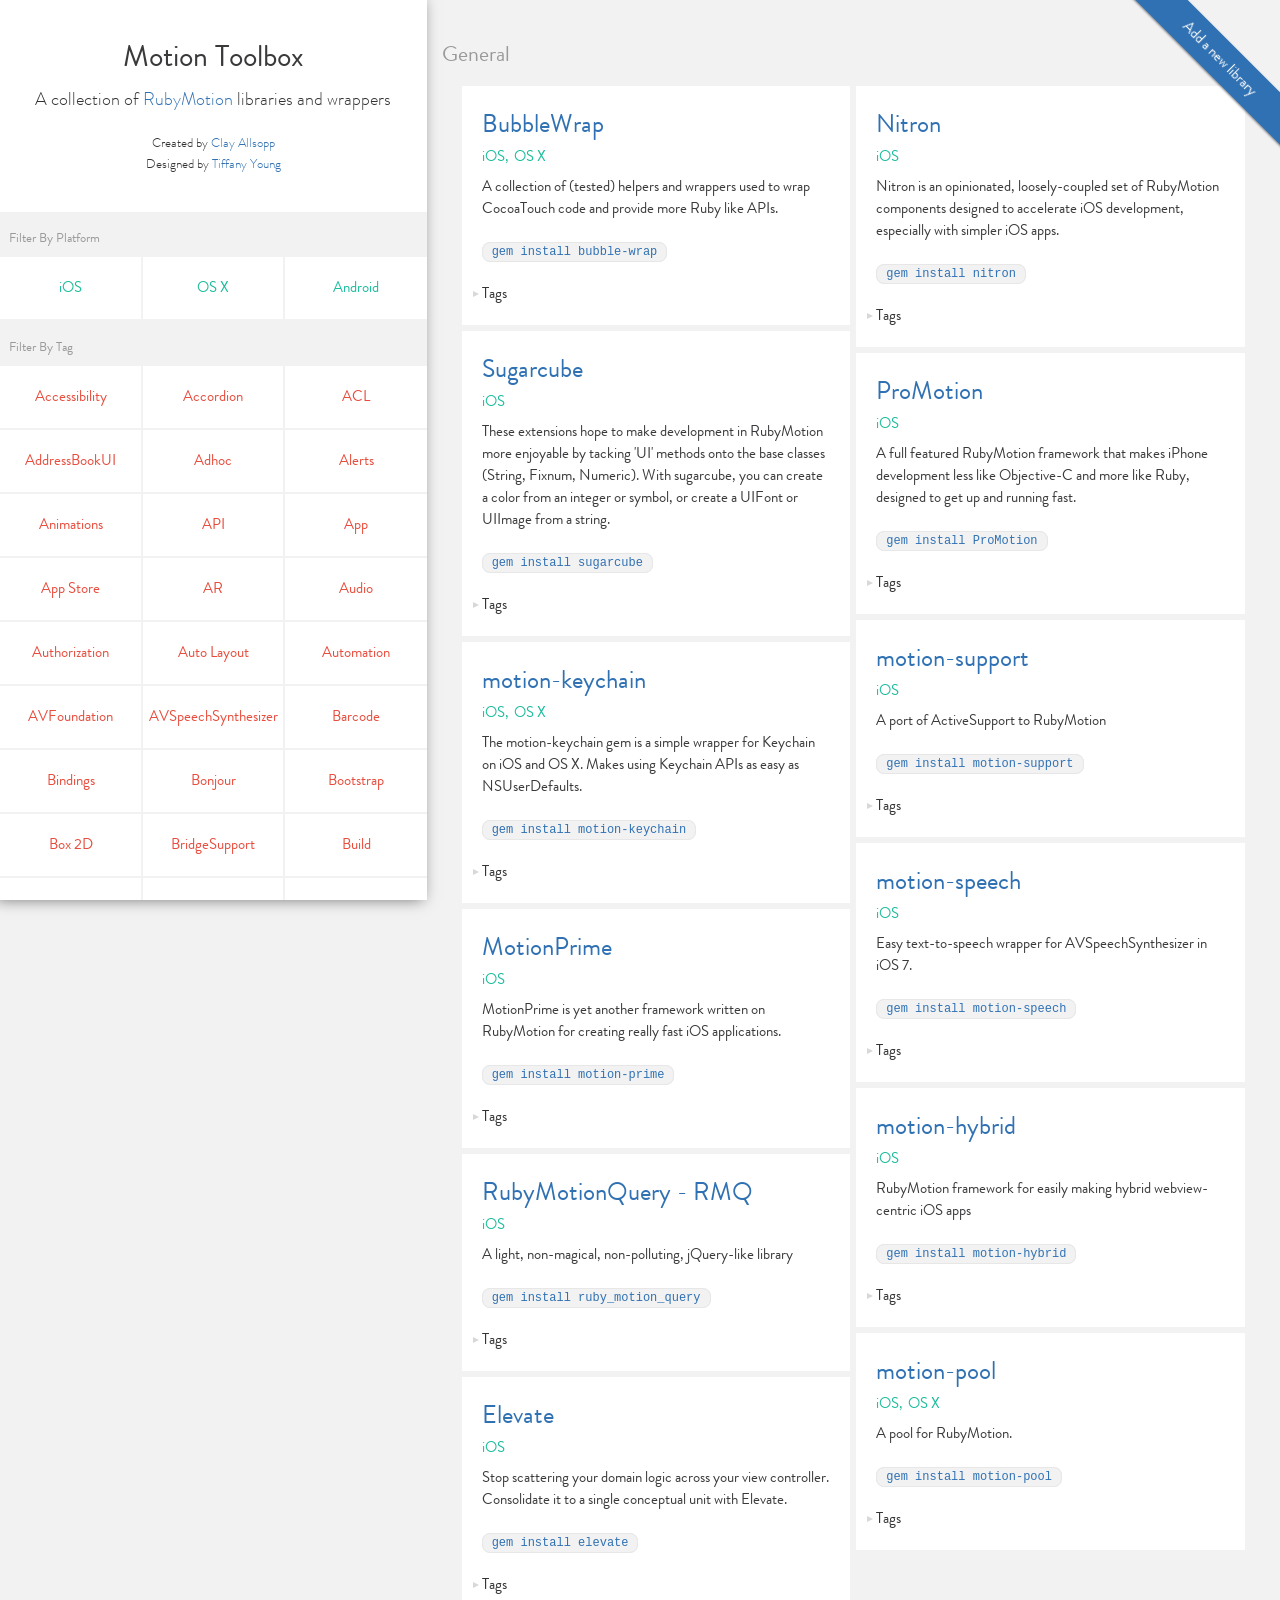
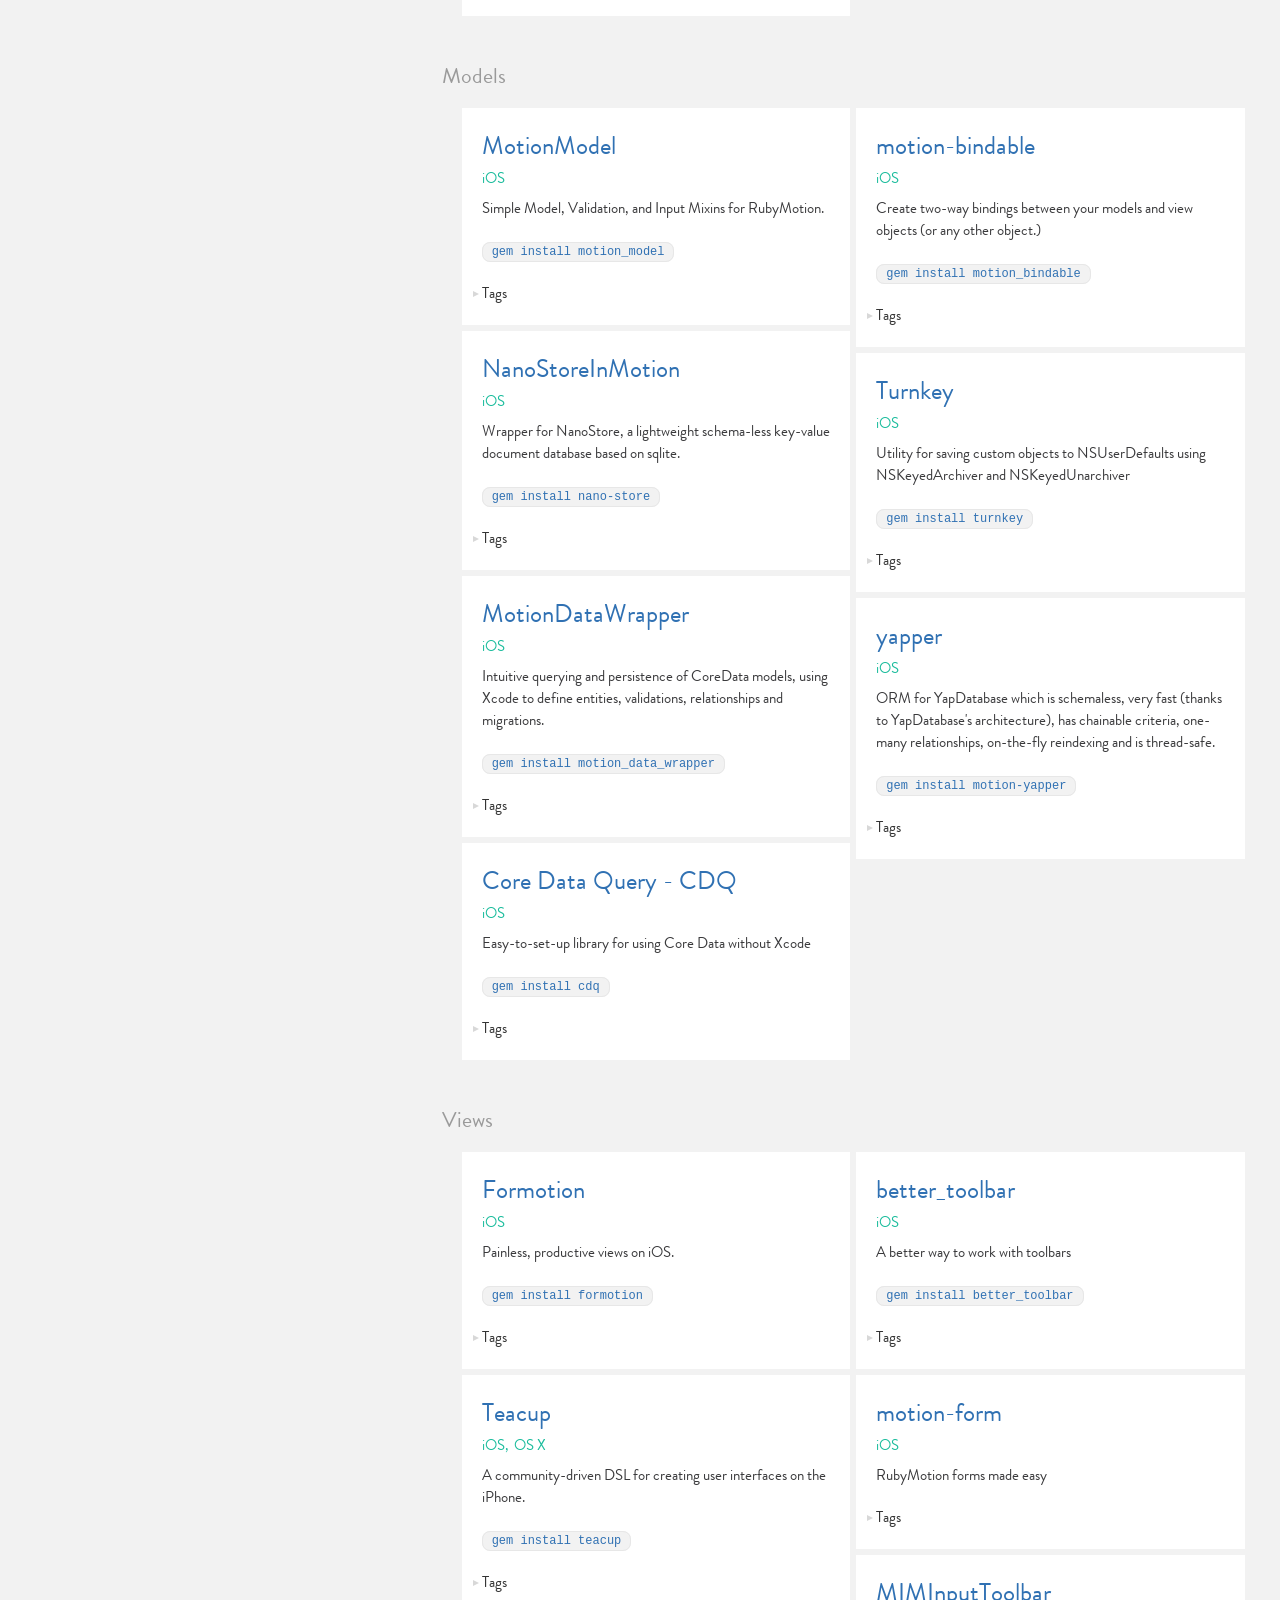
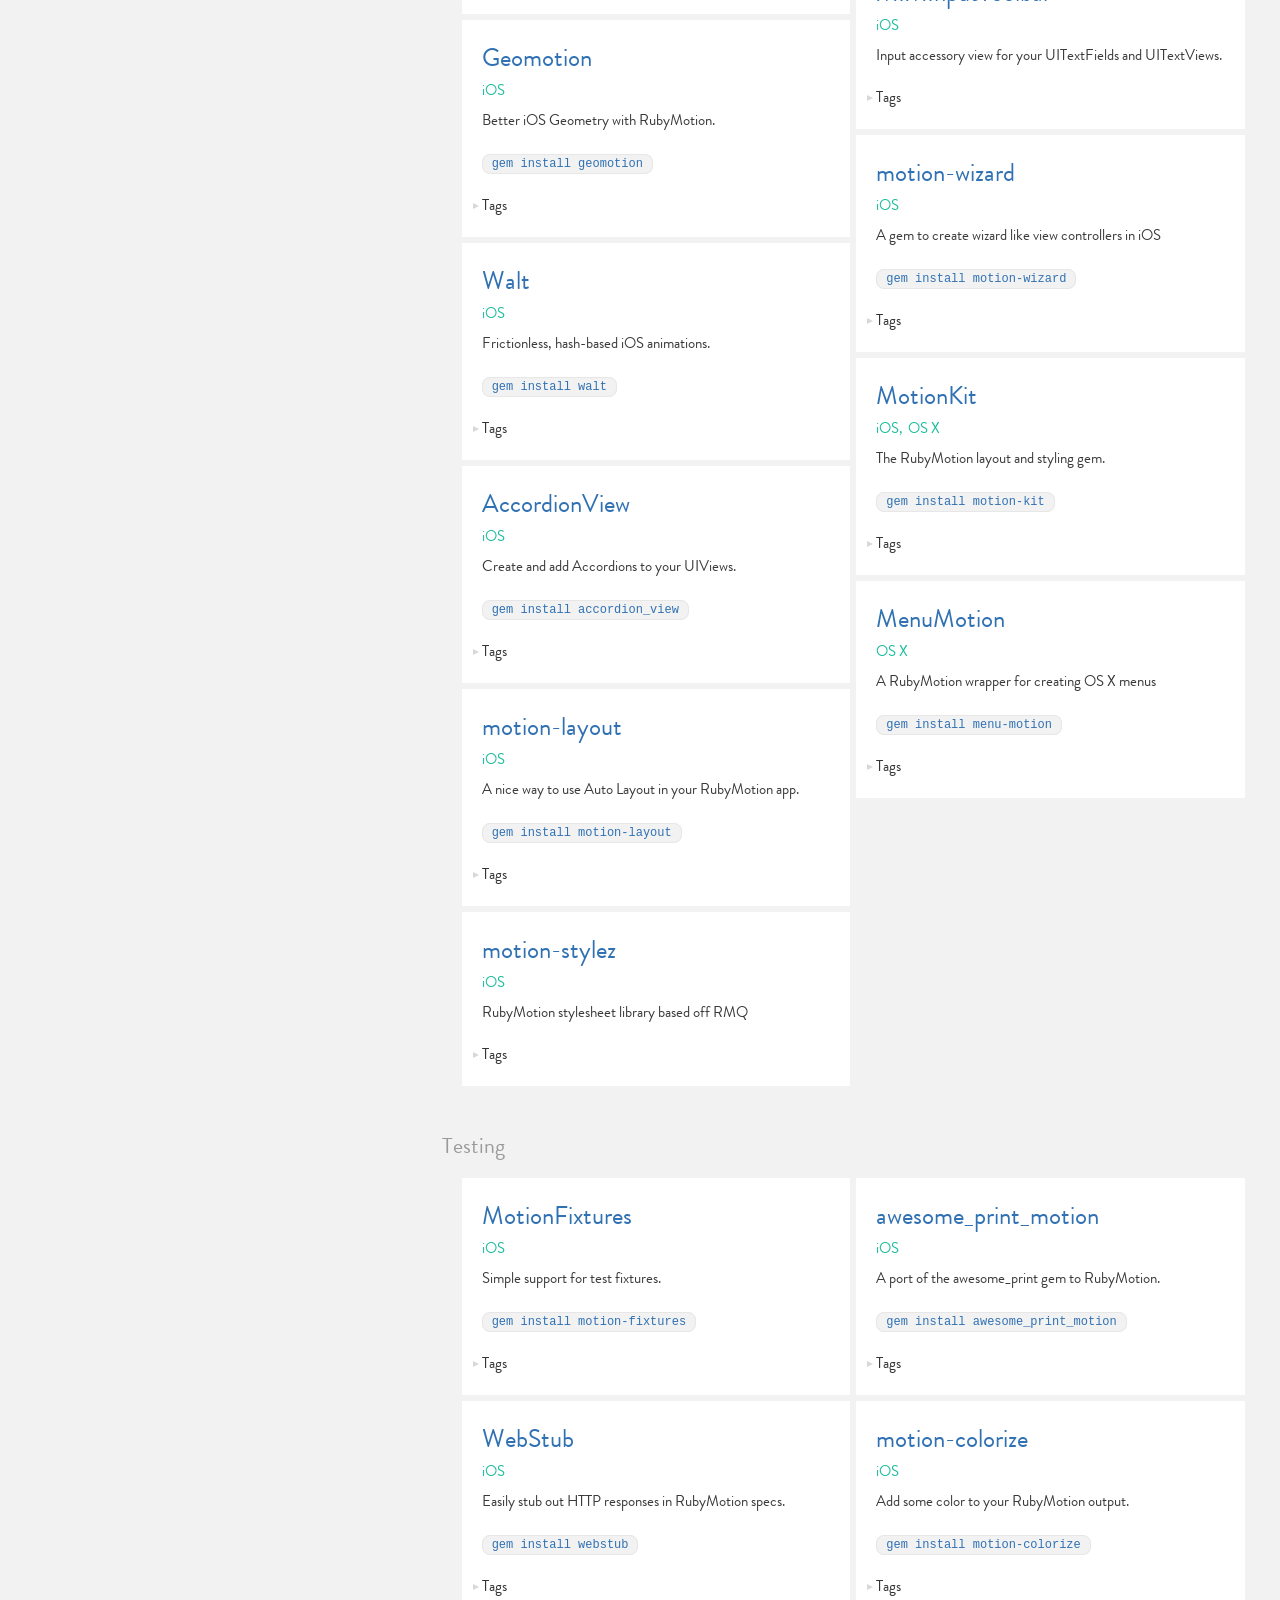
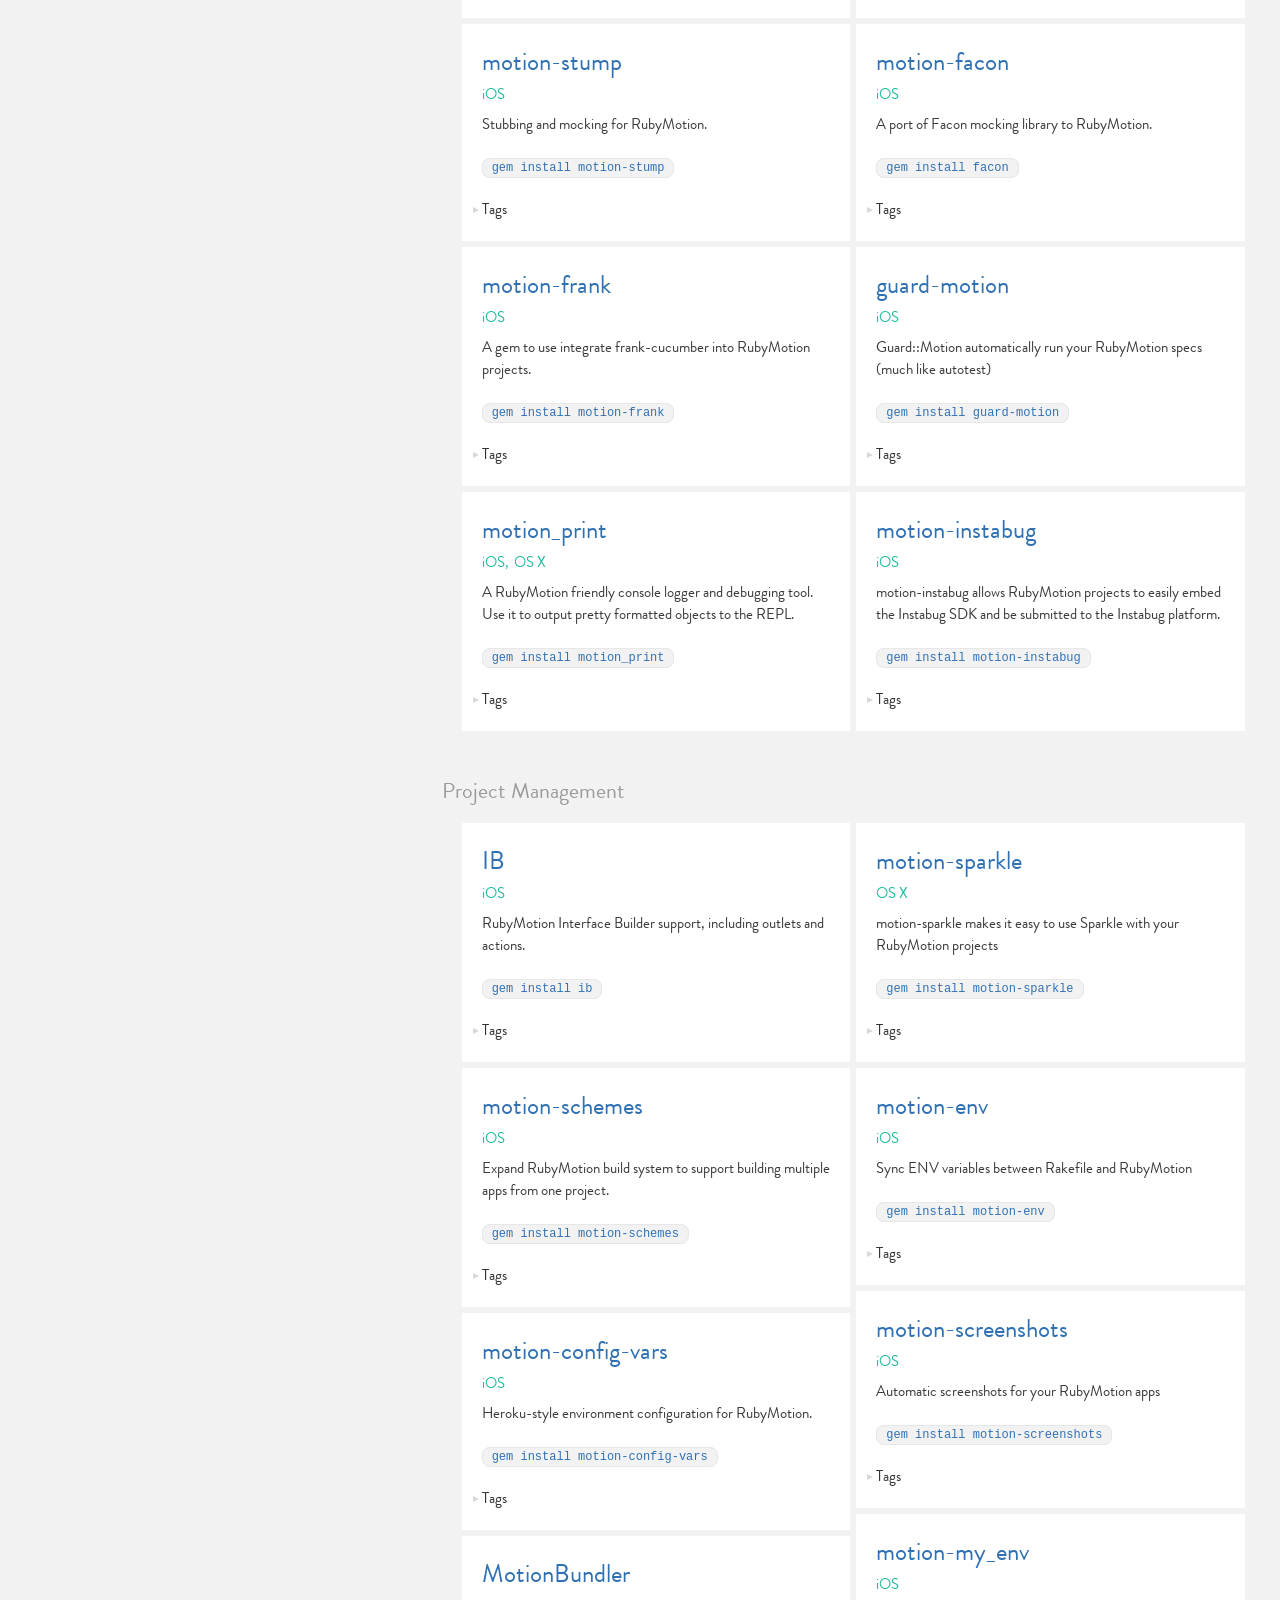
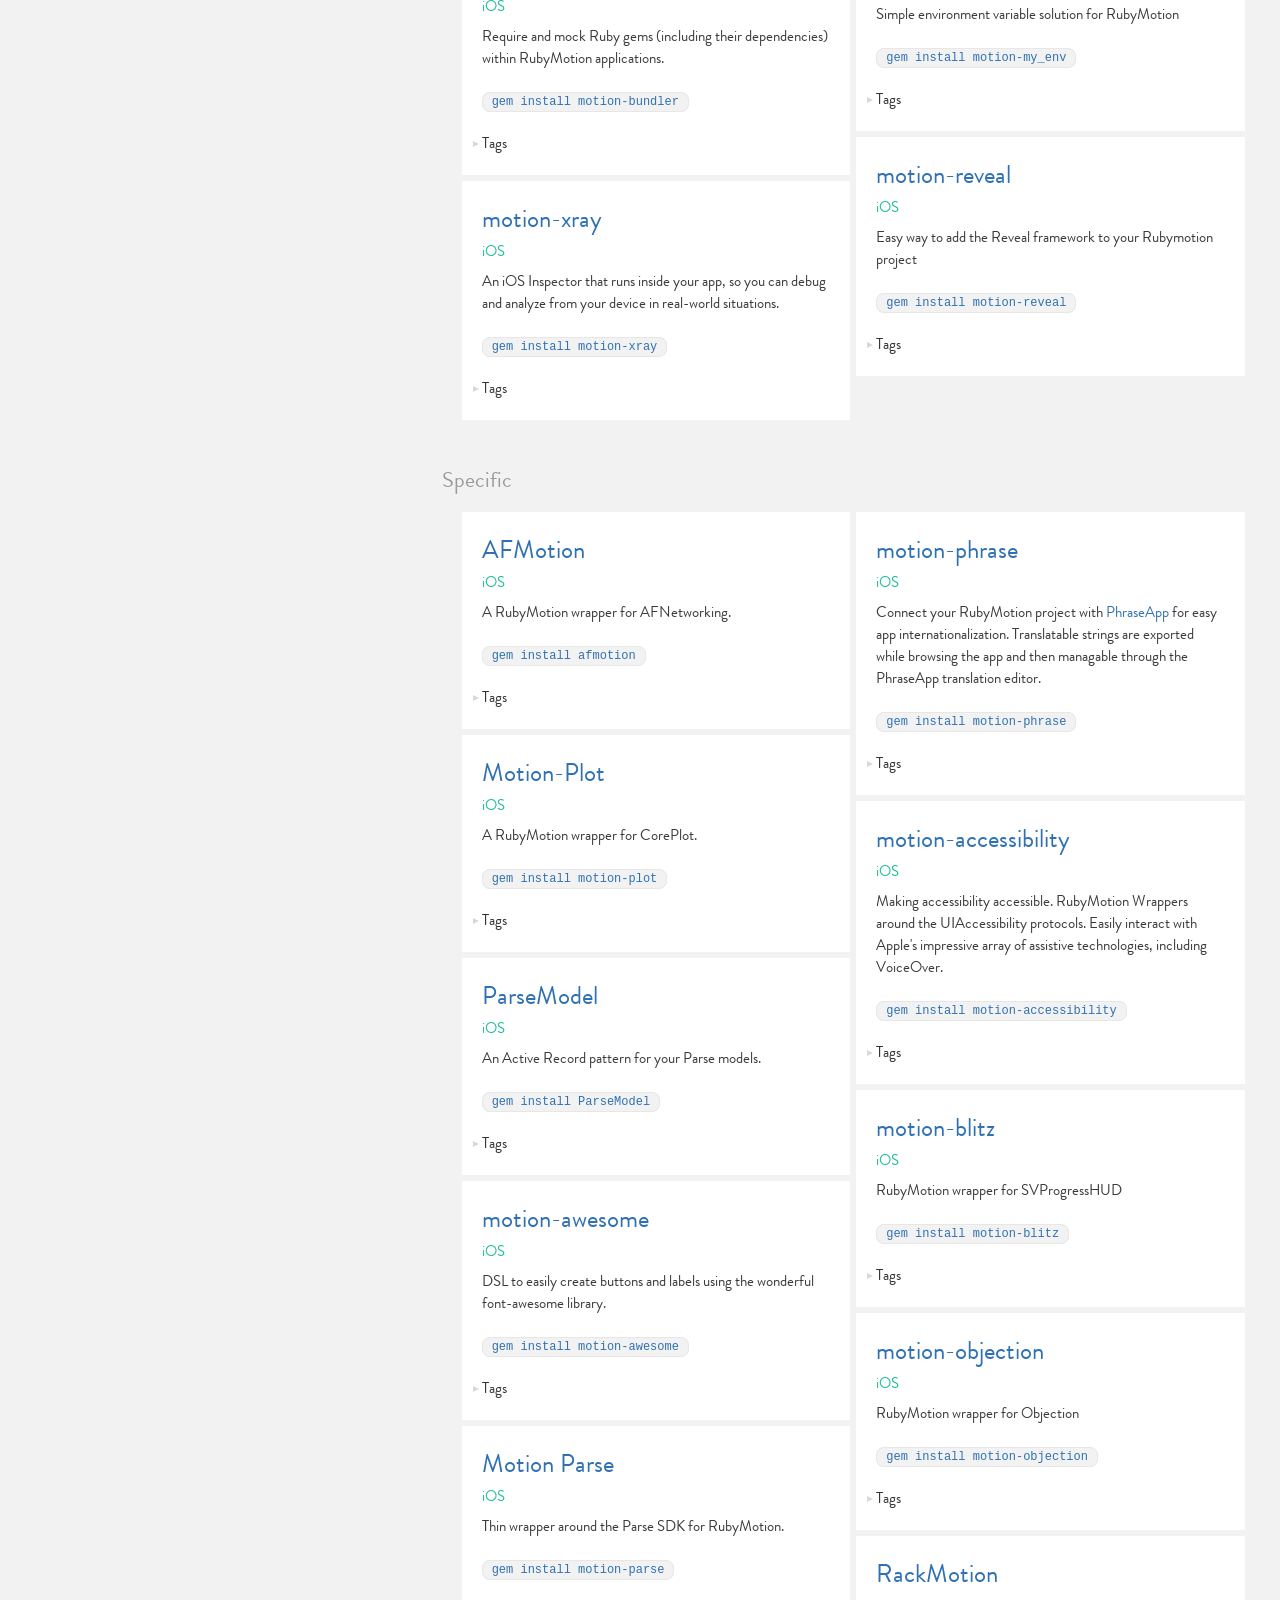
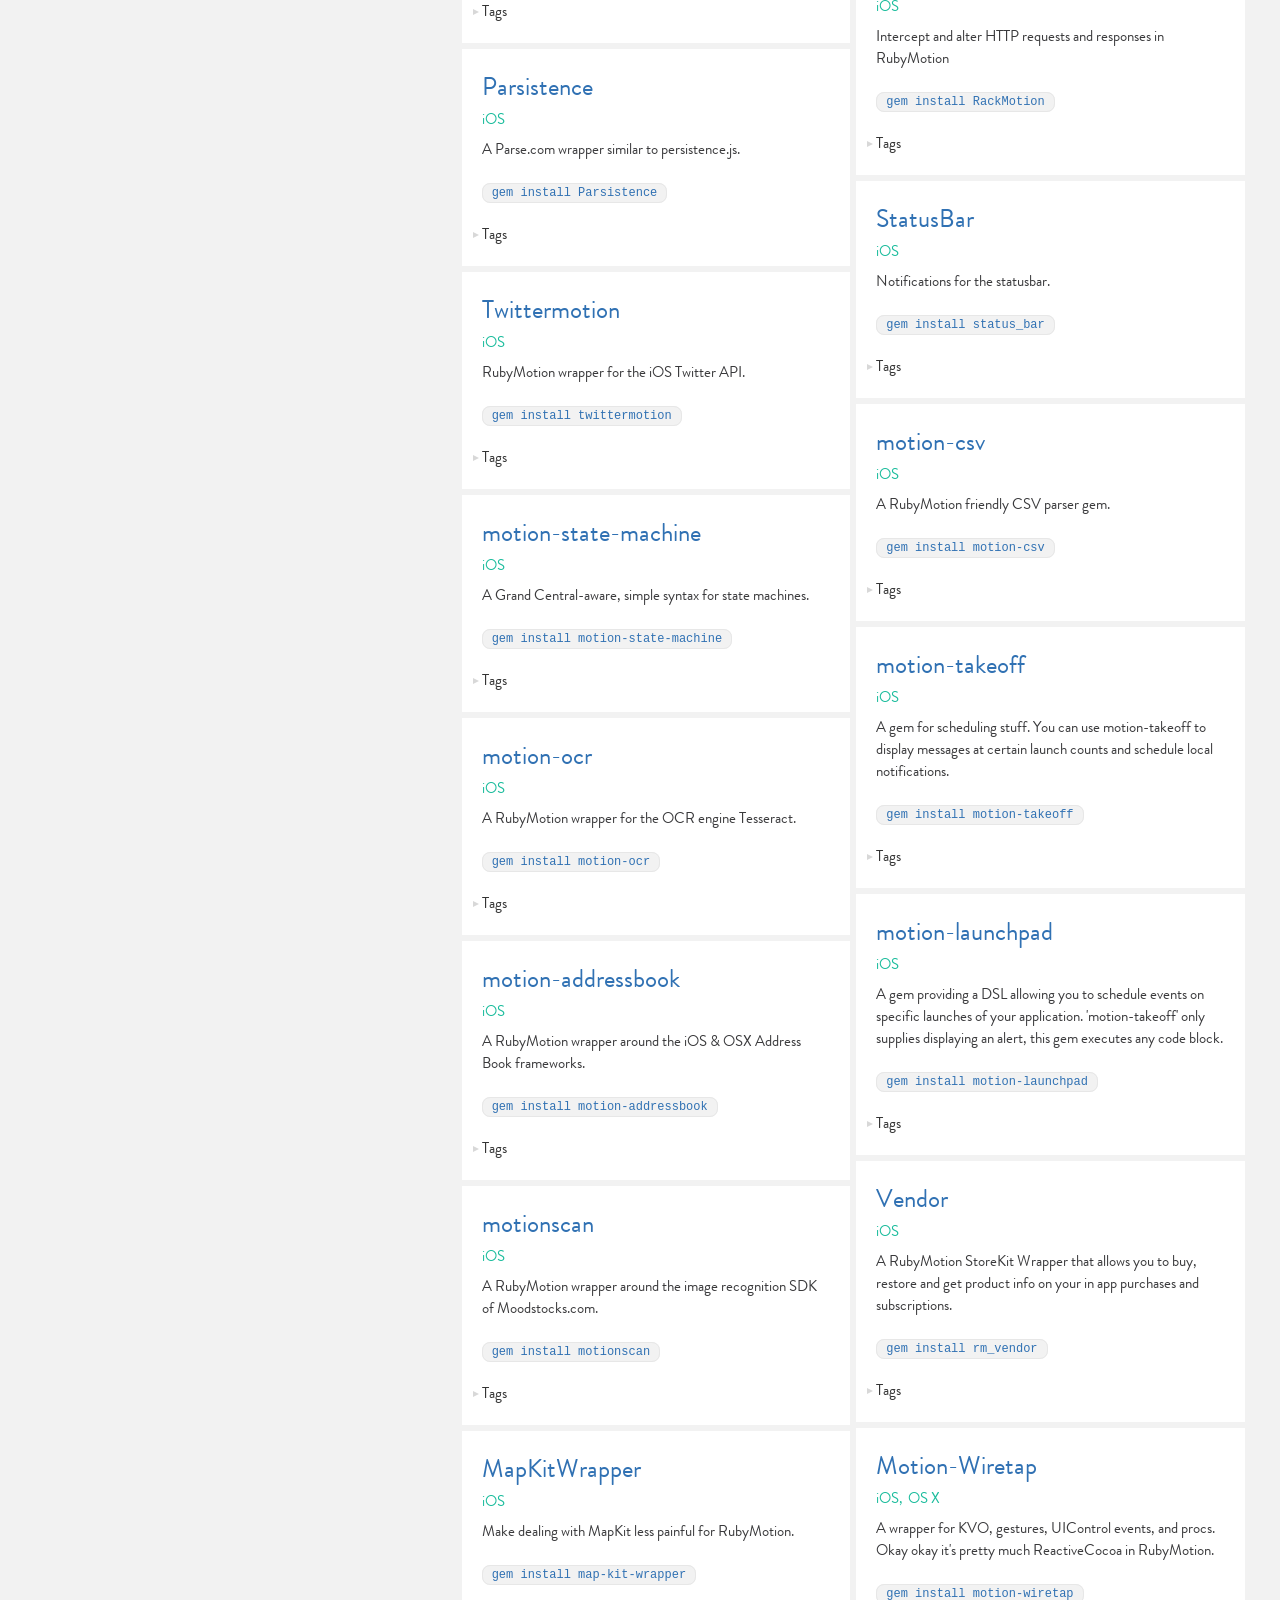
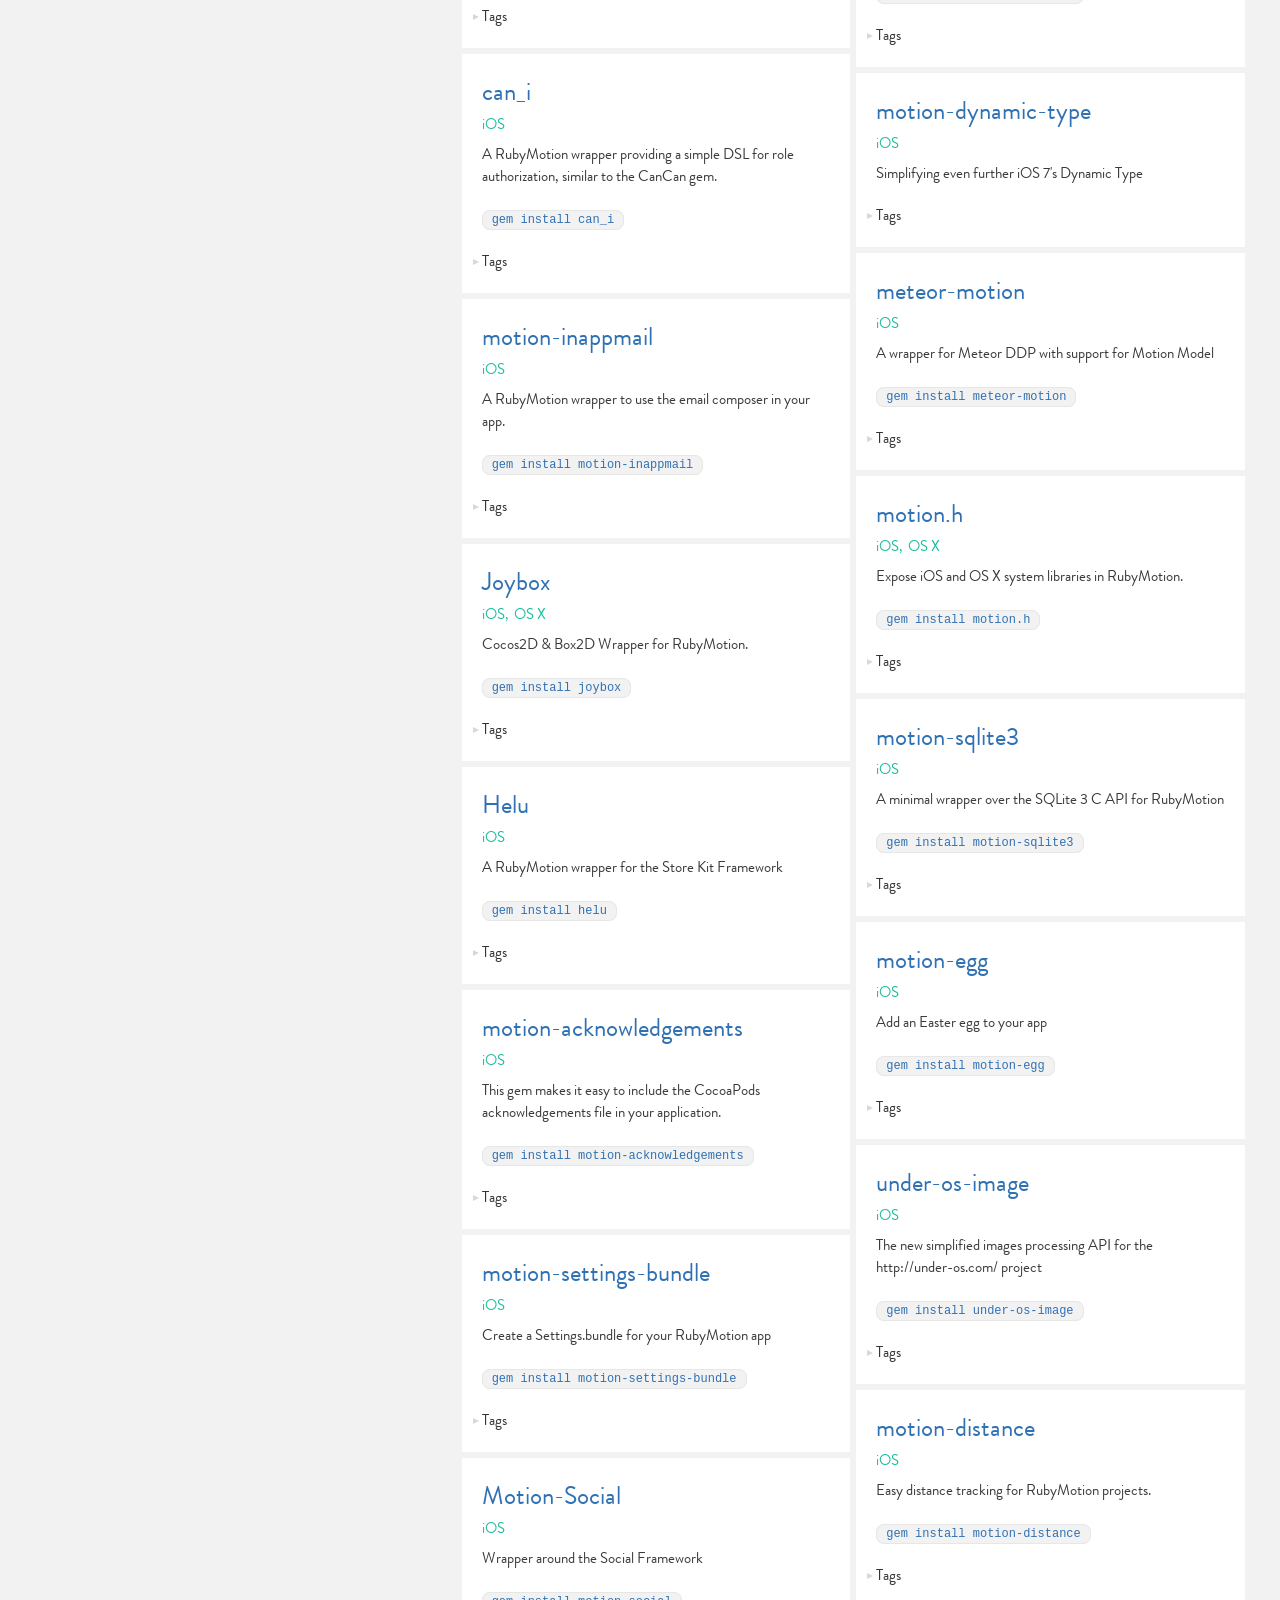
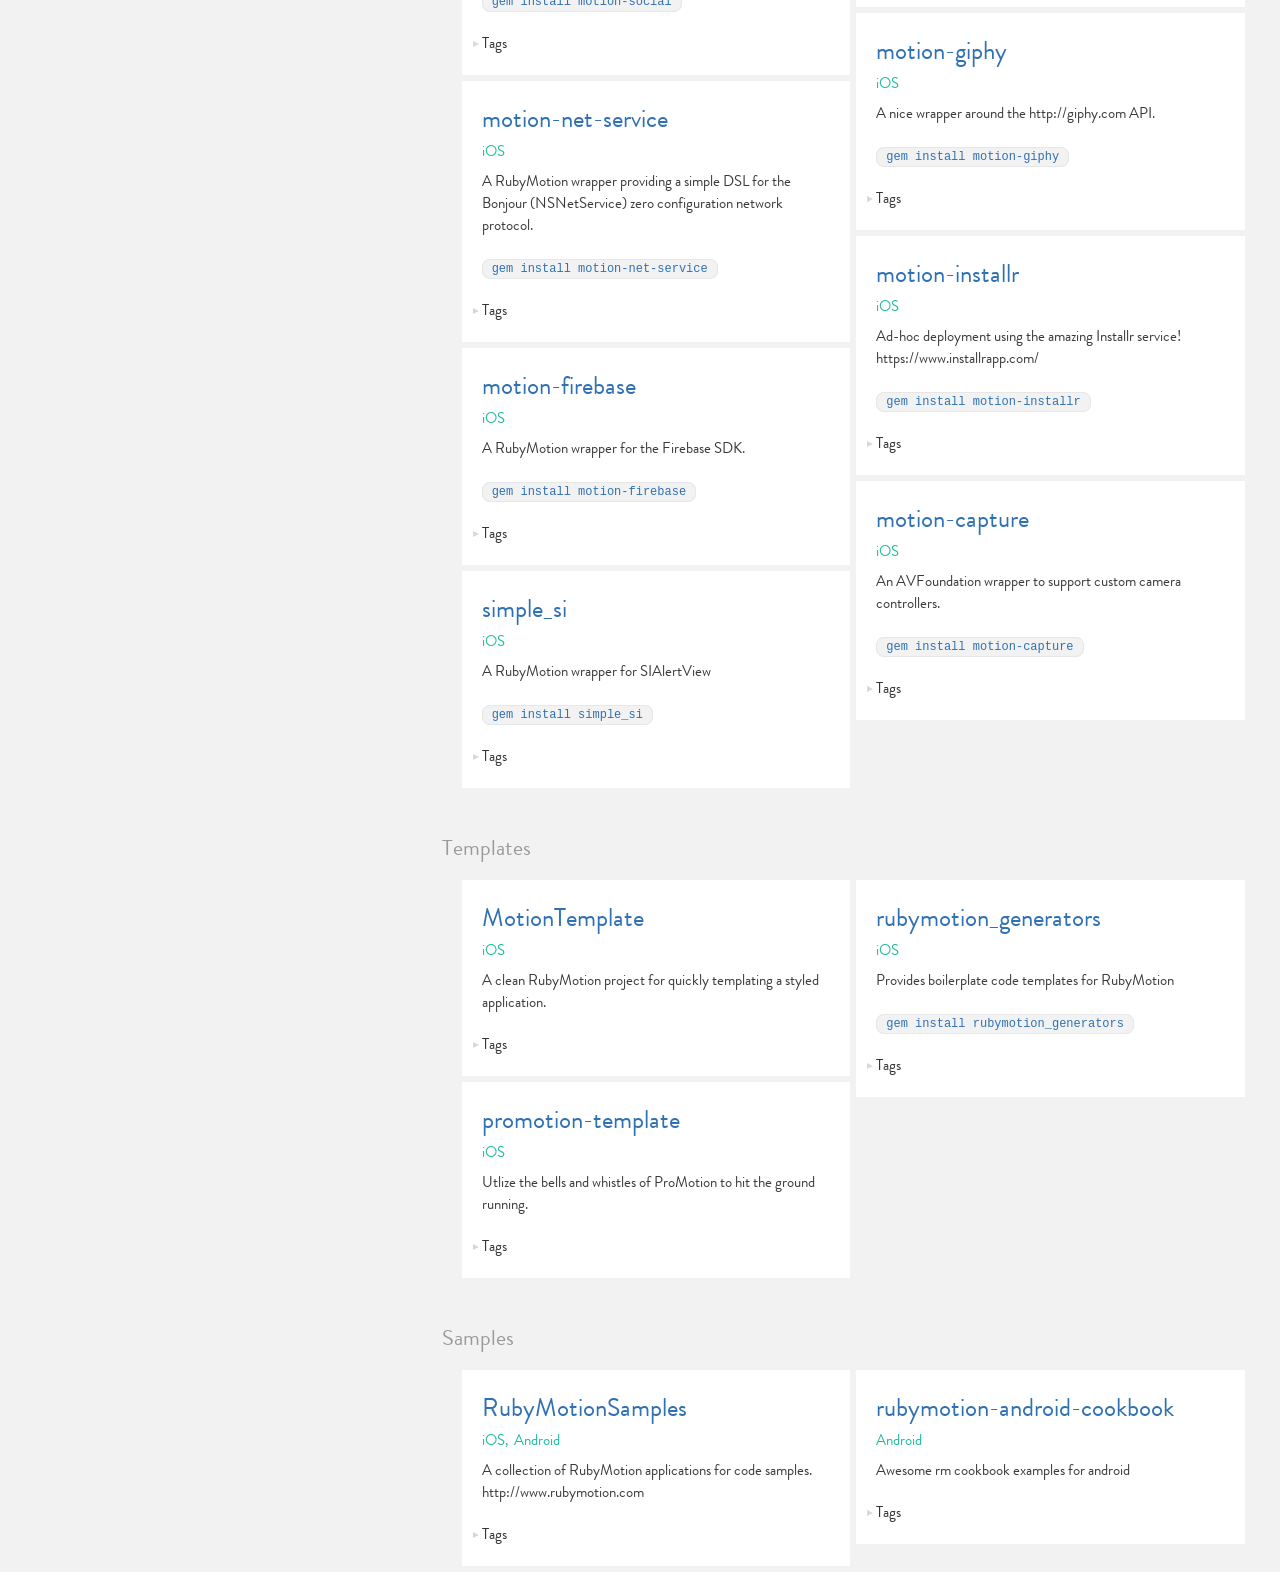
<file: index.html>
<!DOCTYPE html>
<html lang="en">
  <head>
    <meta charset="utf-8">
    <title>Motion Toolbox: A collection of RubyMotion libraries and wrappers</title>
    <meta name="viewport" content="width=device-width, initial-scale=1">
    <meta name="description" content="A collection of RubyMotion libraries and wrappers.">
    <meta name="author" content="Clay Allsopp">

    <meta property="og:title" content="Motion Toolbox" />
    <meta property="og:type" content="article" />
    <meta property="og:url" content="http://motion-toolbox.com/" />
    <meta property="og:image" content="http://i.imgur.com/mndCd.png" />
    <meta property="og:site_name" content="Motion Toolbox" />
    <meta property="og:description" content="A collection of RubyMotion libraries and wrappers.">

    <!-- Le styles -->
    <link href="assets/bootstrap/css/bootstrap.min.css" rel="stylesheet">
    <link href="assets/css/patch.css" rel="stylesheet">

    <!-- Le HTML5 shim, for IE6-8 support of HTML5 elements -->
    <!--[if lt IE 9]>
      <script src="http://html5shim.googlecode.com/svn/trunk/html5.js"></script>
    <![endif]-->

    <script>
      (function(i,s,o,g,r,a,m){i['GoogleAnalyticsObject']=r;i[r]=i[r]||function(){
      (i[r].q=i[r].q||[]).push(arguments)},i[r].l=1*new Date();a=s.createElement(o),
      m=s.getElementsByTagName(o)[0];a.async=1;a.src=g;m.parentNode.insertBefore(a,m)
      })(window,document,'script','//www.google-analytics.com/analytics.js','ga');

      ga('create', 'UA-34664111-2', 'auto');
      ga('send', 'pageview');

    </script>
  </head>

  <body>
    <a id="fork-me" href="javascript:void(0)" data-toggle="modal" data-target="#new-wrapper">Add a new library</a>

    <div class="container-fluid">
      <div class="row">
        <div class="col-xs-12 col-md-4 sidebar">
          <div class="row headline">
            <h1>Motion Toolbox</h1>
            <h2>
              A collection of <a href="http://rubymotion.com" target="_blank">RubyMotion</a> libraries and wrappers
            </h2>

            <p class="bio">
              Created by <a href="http://clayallsopp.com">Clay Allsopp</a>
            </p>
            <p class="bio">
              Designed by <a href="http://tiffany-young.com">Tiffany Young</a>
            </p>
          </div>

          <div class="row filters">
            <div class="filter-group filter-platforms">
              <h4 class="filter-group-title">Filter By Platform</h4>
              <table>
                <tr>
                  <td>iOS</td>
                  <td>OS X</td>
                  <td>Android</td>
                </tr>
              </table>
            </div>
            <div class="filter-group filter-tags">
              <h4 class="filter-group-title">Filter By Tag</h4>
              <table>
                  <tr>
                      <td>Accessibility</td>
                      <td>Accordion</td>
                      <td>ACL</td>
                  </tr>
                  <tr>
                      <td>AddressBookUI</td>
                      <td>Adhoc</td>
                      <td>Alerts</td>
                  </tr>
                  <tr>
                      <td>Animations</td>
                      <td>API</td>
                      <td>App</td>
                  </tr>
                  <tr>
                      <td>App Store</td>
                      <td>AR</td>
                      <td>Audio</td>
                  </tr>
                  <tr>
                      <td>Authorization</td>
                      <td>Auto Layout</td>
                      <td>Automation</td>
                  </tr>
                  <tr>
                      <td>AVFoundation</td>
                      <td>AVSpeechSynthesizer</td>
                      <td>Barcode</td>
                  </tr>
                  <tr>
                      <td>Bindings</td>
                      <td>Bonjour</td>
                      <td>Bootstrap</td>
                  </tr>
                  <tr>
                      <td>Box 2D</td>
                      <td>BridgeSupport</td>
                      <td>Build</td>
                  </tr>
                  <tr>
                      <td>Camera</td>
                      <td>CGRect</td>
                      <td>Charts</td>
                  </tr>
                  <tr>
                      <td>Client</td>
                      <td>Cloud</td>
                      <td>CocoaPods</td>
                  </tr>
                  <tr>
                      <td>Cocos 2D</td>
                      <td>Concurrency</td>
                      <td>Configuration</td>
                  </tr>
                  <tr>
                      <td>Controllers</td>
                      <td>Core Data</td>
                      <td>CoreImage</td>
                  </tr>
                  <tr>
                      <td>CoreLocation</td>
                      <td>CorePlot</td>
                      <td>Credits</td>
                  </tr>
                  <tr>
                      <td>CSV</td>
                      <td>Cucumber</td>
                      <td>DDP</td>
                  </tr>
                  <tr>
                      <td>Debug</td>
                      <td>Defaults</td>
                      <td>Dependency Injection</td>
                  </tr>
                  <tr>
                      <td>Deployment</td>
                      <td>Design</td>
                      <td>Device</td>
                  </tr>
                  <tr>
                      <td>Distribution</td>
                      <td>Easter Egg</td>
                      <td>Email</td>
                  </tr>
                  <tr>
                      <td>Environment</td>
                      <td>Events</td>
                      <td>Firebase</td>
                  </tr>
                  <tr>
                      <td>Fixtures</td>
                      <td>Font Awesome</td>
                      <td>Fonts</td>
                  </tr>
                  <tr>
                      <td>Forms</td>
                      <td>Gems</td>
                      <td>Gestures</td>
                  </tr>
                  <tr>
                      <td>Graphs</td>
                      <td>HTTP</td>
                      <td>i18n</td>
                  </tr>
                  <tr>
                      <td>Image Recognition</td>
                      <td>In App Purchase</td>
                      <td>Inspector</td>
                  </tr>
                  <tr>
                      <td>Installr</td>
                      <td>Interactive Console</td>
                      <td>Interface Builder</td>
                  </tr>
                  <tr>
                      <td>JSON</td>
                      <td>Keychain</td>
                      <td>KVO</td>
                  </tr>
                  <tr>
                      <td>Localization</td>
                      <td>Location</td>
                      <td>Logging</td>
                  </tr>
                  <tr>
                      <td>MapKit</td>
                      <td>MessageUI</td>
                      <td>Meteor</td>
                  </tr>
                  <tr>
                      <td>Mock</td>
                      <td>Model</td>
                      <td>Models</td>
                  </tr>
                  <tr>
                      <td>MotionModel</td>
                      <td>Notifications</td>
                      <td>NSCoder</td>
                  </tr>
                  <tr>
                      <td>NSMenu</td>
                      <td>NSNetService</td>
                      <td>NSString</td>
                  </tr>
                  <tr>
                      <td>OCR</td>
                      <td>Overlay</td>
                      <td>Parse</td>
                  </tr>
                  <tr>
                      <td>Persistence</td>
                      <td>Progress</td>
                      <td>ProMotion</td>
                  </tr>
                  <tr>
                      <td>Rails</td>
                      <td>Real-Time</td>
                      <td>Releases</td>
                  </tr>
                  <tr>
                      <td>Reminders</td>
                      <td>RSS</td>
                      <td>Samples</td>
                  </tr>
                  <tr>
                      <td>Scheduling</td>
                      <td>Schema</td>
                      <td>Schemaless</td>
                  </tr>
                  <tr>
                      <td>Screens</td>
                      <td>Screenshots</td>
                      <td>Security</td>
                  </tr>
                  <tr>
                      <td>Settings</td>
                      <td>SlideMenu</td>
                      <td>Social</td>
                  </tr>
                  <tr>
                      <td>Spec</td>
                      <td>Speech</td>
                      <td>SQLite</td>
                  </tr>
                  <tr>
                      <td>Storage</td>
                      <td>StoreKit</td>
                      <td>Storyboard</td>
                  </tr>
                  <tr>
                      <td>Style</td>
                      <td>Stylesheets</td>
                      <td>Symbol</td>
                  </tr>
                  <tr>
                      <td>Tables</td>
                      <td>Templates</td>
                      <td>text-to-speech</td>
                  </tr>
                  <tr>
                      <td>Toolbars</td>
                      <td>Twitter</td>
                      <td>UIBarButtonItem</td>
                  </tr>
                  <tr>
                      <td>UIColor</td>
                      <td>UIFont</td>
                      <td>UIImage</td>
                  </tr>
                  <tr>
                      <td>UILocalNotification</td>
                      <td>UITableView</td>
                      <td>UITextField</td>
                  </tr>
                  <tr>
                      <td>UITextView</td>
                      <td>UIToolbar</td>
                      <td>UIViewController</td>
                  </tr>
                  <tr>
                      <td>UnderOS</td>
                      <td>Updates</td>
                      <td>Validation</td>
                  </tr>
                  <tr>
                      <td>Video</td>
                      <td>Video Games</td>
                      <td>Views</td>
                  </tr>
                  <tr>
                      <td>Voiceover</td>
                      <td>Wizard</td>
                      <td>XML</td>
                  </tr>
              </table>
            </div>
          </div>
        </div>

        <div class="col-xs-12 col-md-8 col-md-offset-4 main">
            <div class="row category-info">
              <div class="col-md-12">
                <h2>General</h2>
              </div>
            </div>
            <div class="row wrappers-list">
                <div class="col-md-6 wrappers-column wrappers-column-0">
                  <div class="wrapper-info">
  <div class="wrapper-title">
    <h3><a href="http://rubymotion.github.io/BubbleWrap" target="_blank">BubbleWrap</a></h3>
  </div>
  <div class="wrapper-platforms">
      <span class="platform">iOS, </span>
      <span class="platform">OS X</span>
  </div>
  <div class="wrapper-body">
    A collection of (tested) helpers and wrappers used to wrap CocoaTouch code and provide more Ruby like APIs.
  </div>
    <div class="wrapper-gem">
      <code><a target="_blank" href="http://rubygems.org/gems/bubble-wrap">gem install bubble-wrap</a></code>
    </div>
  <div class="wrapper-tags">
    <a class="wrapper-tags-label" href="javascript:void(0)">Tags</a>
    <div class="wrapper-tags-list">
      <table>
        <tr>
            <td class="wrapper-tag">
              JSON
            </td>
            <td class="wrapper-tag">
              HTTP
            </td>
            <td class="wrapper-tag">
              RSS
            </td>
        </tr>
        <tr>
            <td class="wrapper-tag">
              XML
            </td>
            <td class="wrapper-tag">
              Camera
            </td>
            <td class="wrapper-tag">
              CoreLocation
            </td>
        </tr>
        <tr>
            <td class="wrapper-tag">
              Audio
            </td>
            <td class="wrapper-tag">
              Video
            </td>
            <td class="wrapper-tag">
              Email
            </td>
        </tr>
        <tr>
            <td class="wrapper-tag">
              UIColor
            </td>
            <td class="wrapper-tag">
              Device
            </td>
            <td class="wrapper-tag">
              Notifications
            </td>
        </tr>
        <tr>
            <td class="wrapper-tag">
              Defaults
            </td>
            <td class="wrapper-tag">
              Gestures
            </td>
            <td class="wrapper-tag">
              Alerts
            </td>
        </tr>
      </table>
    </div>
  </div>
</div>

                  <div class="wrapper-info">
  <div class="wrapper-title">
    <h3><a href="https://github.com/rubymotion/sugarcube" target="_blank">Sugarcube</a></h3>
  </div>
  <div class="wrapper-platforms">
      <span class="platform">iOS</span>
  </div>
  <div class="wrapper-body">
    These extensions hope to make development in RubyMotion more enjoyable by tacking 'UI' methods onto the base classes (String, Fixnum, Numeric). With sugarcube, you can create a color from an integer or symbol, or create a UIFont or UIImage from a string.
  </div>
    <div class="wrapper-gem">
      <code><a target="_blank" href="http://rubygems.org/gems/sugarcube">gem install sugarcube</a></code>
    </div>
  <div class="wrapper-tags">
    <a class="wrapper-tags-label" href="javascript:void(0)">Tags</a>
    <div class="wrapper-tags-list">
      <table>
        <tr>
            <td class="wrapper-tag">
              Animations
            </td>
            <td class="wrapper-tag">
              CGRect
            </td>
            <td class="wrapper-tag">
              UIImage
            </td>
        </tr>
        <tr>
            <td class="wrapper-tag">
              UIColor
            </td>
            <td class="wrapper-tag">
              NSString
            </td>
            <td class="wrapper-tag">
              Symbol
            </td>
        </tr>
        <tr>
            <td class="wrapper-tag">
              Alerts
            </td>
        </tr>
      </table>
    </div>
  </div>
</div>

                  <div class="wrapper-info">
  <div class="wrapper-title">
    <h3><a href="https://github.com/IconoclastLabs/motion-keychain" target="_blank">motion-keychain</a></h3>
  </div>
  <div class="wrapper-platforms">
      <span class="platform">iOS, </span>
      <span class="platform">OS X</span>
  </div>
  <div class="wrapper-body">
    The motion-keychain gem is a simple wrapper for Keychain on iOS and OS X. Makes using Keychain APIs as easy as NSUserDefaults.
  </div>
    <div class="wrapper-gem">
      <code><a target="_blank" href="http://rubygems.org/gems/motion-keychain">gem install motion-keychain</a></code>
    </div>
  <div class="wrapper-tags">
    <a class="wrapper-tags-label" href="javascript:void(0)">Tags</a>
    <div class="wrapper-tags-list">
      <table>
        <tr>
            <td class="wrapper-tag">
              Configuration
            </td>
            <td class="wrapper-tag">
              Concurrency
            </td>
            <td class="wrapper-tag">
              Keychain
            </td>
        </tr>
        <tr>
            <td class="wrapper-tag">
              Storage
            </td>
            <td class="wrapper-tag">
              Security
            </td>
        </tr>
      </table>
    </div>
  </div>
</div>

                  <div class="wrapper-info">
  <div class="wrapper-title">
    <h3><a href="http://prime.droidlabs.pro" target="_blank">MotionPrime</a></h3>
  </div>
  <div class="wrapper-platforms">
      <span class="platform">iOS</span>
  </div>
  <div class="wrapper-body">
    MotionPrime is yet another framework written on RubyMotion for creating really fast iOS applications.
  </div>
    <div class="wrapper-gem">
      <code><a target="_blank" href="http://rubygems.org/gems/motion-prime">gem install motion-prime</a></code>
    </div>
  <div class="wrapper-tags">
    <a class="wrapper-tags-label" href="javascript:void(0)">Tags</a>
    <div class="wrapper-tags-list">
      <table>
        <tr>
            <td class="wrapper-tag">
              Models
            </td>
            <td class="wrapper-tag">
              Screens
            </td>
            <td class="wrapper-tag">
              Style
            </td>
        </tr>
        <tr>
            <td class="wrapper-tag">
              Tables
            </td>
            <td class="wrapper-tag">
              SlideMenu
            </td>
            <td class="wrapper-tag">
              Bootstrap
            </td>
        </tr>
      </table>
    </div>
  </div>
</div>

                  <div class="wrapper-info">
  <div class="wrapper-title">
    <h3><a href="http://infinitered.com/rmq" target="_blank">RubyMotionQuery - RMQ</a></h3>
  </div>
  <div class="wrapper-platforms">
      <span class="platform">iOS</span>
  </div>
  <div class="wrapper-body">
    A light, non-magical, non-polluting, jQuery-like library
  </div>
    <div class="wrapper-gem">
      <code><a target="_blank" href="http://rubygems.org/gems/ruby_motion_query">gem install ruby_motion_query</a></code>
    </div>
  <div class="wrapper-tags">
    <a class="wrapper-tags-label" href="javascript:void(0)">Tags</a>
    <div class="wrapper-tags-list">
      <table>
        <tr>
            <td class="wrapper-tag">
              Controllers
            </td>
            <td class="wrapper-tag">
              Views
            </td>
            <td class="wrapper-tag">
              Events
            </td>
        </tr>
        <tr>
            <td class="wrapper-tag">
              Gestures
            </td>
            <td class="wrapper-tag">
              Stylesheets
            </td>
            <td class="wrapper-tag">
              Animations
            </td>
        </tr>
        <tr>
            <td class="wrapper-tag">
              UIImage
            </td>
            <td class="wrapper-tag">
              UIColor
            </td>
            <td class="wrapper-tag">
              UIFont
            </td>
        </tr>
        <tr>
            <td class="wrapper-tag">
              Device
            </td>
            <td class="wrapper-tag">
              App
            </td>
        </tr>
      </table>
    </div>
  </div>
</div>

                  <div class="wrapper-info">
  <div class="wrapper-title">
    <h3><a href="https://github.com/mattgreen/elevate" target="_blank">Elevate</a></h3>
  </div>
  <div class="wrapper-platforms">
      <span class="platform">iOS</span>
  </div>
  <div class="wrapper-body">
    Stop scattering your domain logic across your view controller. Consolidate it to a single conceptual unit with Elevate.
  </div>
    <div class="wrapper-gem">
      <code><a target="_blank" href="http://rubygems.org/gems/elevate">gem install elevate</a></code>
    </div>
  <div class="wrapper-tags">
    <a class="wrapper-tags-label" href="javascript:void(0)">Tags</a>
    <div class="wrapper-tags-list">
      <table>
        <tr>
            <td class="wrapper-tag">
              Controllers
            </td>
            <td class="wrapper-tag">
              Concurrency
            </td>
        </tr>
      </table>
    </div>
  </div>
</div>

                </div>
                <div class="col-md-6 wrappers-column wrappers-column-1">
                  <div class="wrapper-info">
  <div class="wrapper-title">
    <h3><a href="https://github.com/mattgreen/nitron" target="_blank">Nitron</a></h3>
  </div>
  <div class="wrapper-platforms">
      <span class="platform">iOS</span>
  </div>
  <div class="wrapper-body">
    Nitron is an opinionated, loosely-coupled set of RubyMotion components designed to accelerate iOS development, especially with simpler iOS apps.
  </div>
    <div class="wrapper-gem">
      <code><a target="_blank" href="http://rubygems.org/gems/nitron">gem install nitron</a></code>
    </div>
  <div class="wrapper-tags">
    <a class="wrapper-tags-label" href="javascript:void(0)">Tags</a>
    <div class="wrapper-tags-list">
      <table>
        <tr>
            <td class="wrapper-tag">
              Models
            </td>
            <td class="wrapper-tag">
              Core Data
            </td>
            <td class="wrapper-tag">
              Bindings
            </td>
        </tr>
        <tr>
            <td class="wrapper-tag">
              Storyboard
            </td>
        </tr>
      </table>
    </div>
  </div>
</div>

                  <div class="wrapper-info">
  <div class="wrapper-title">
    <h3><a href="https://github.com/clearsightstudio/ProMotion" target="_blank">ProMotion</a></h3>
  </div>
  <div class="wrapper-platforms">
      <span class="platform">iOS</span>
  </div>
  <div class="wrapper-body">
    A full featured RubyMotion framework that makes iPhone development less like Objective-C and more like Ruby, designed to get up and running fast.
  </div>
    <div class="wrapper-gem">
      <code><a target="_blank" href="http://rubygems.org/gems/ProMotion">gem install ProMotion</a></code>
    </div>
  <div class="wrapper-tags">
    <a class="wrapper-tags-label" href="javascript:void(0)">Tags</a>
    <div class="wrapper-tags-list">
      <table>
        <tr>
            <td class="wrapper-tag">
              Storyboard
            </td>
            <td class="wrapper-tag">
              Screens
            </td>
            <td class="wrapper-tag">
              ProMotion
            </td>
        </tr>
      </table>
    </div>
  </div>
</div>

                  <div class="wrapper-info">
  <div class="wrapper-title">
    <h3><a href="https://github.com/tkadauke/motion-support" target="_blank">motion-support</a></h3>
  </div>
  <div class="wrapper-platforms">
      <span class="platform">iOS</span>
  </div>
  <div class="wrapper-body">
    A port of ActiveSupport to RubyMotion
  </div>
    <div class="wrapper-gem">
      <code><a target="_blank" href="http://rubygems.org/gems/motion-support">gem install motion-support</a></code>
    </div>
  <div class="wrapper-tags">
    <a class="wrapper-tags-label" href="javascript:void(0)">Tags</a>
    <div class="wrapper-tags-list">
      <table>
        <tr>
            <td class="wrapper-tag">
              Models
            </td>
            <td class="wrapper-tag">
              Rails
            </td>
        </tr>
      </table>
    </div>
  </div>
</div>

                  <div class="wrapper-info">
  <div class="wrapper-title">
    <h3><a href="https://github.com/macfanatic/motion-speech" target="_blank">motion-speech</a></h3>
  </div>
  <div class="wrapper-platforms">
      <span class="platform">iOS</span>
  </div>
  <div class="wrapper-body">
    Easy text-to-speech wrapper for AVSpeechSynthesizer in iOS 7.
  </div>
    <div class="wrapper-gem">
      <code><a target="_blank" href="http://rubygems.org/gems/motion-speech">gem install motion-speech</a></code>
    </div>
  <div class="wrapper-tags">
    <a class="wrapper-tags-label" href="javascript:void(0)">Tags</a>
    <div class="wrapper-tags-list">
      <table>
        <tr>
            <td class="wrapper-tag">
              AVSpeechSynthesizer
            </td>
            <td class="wrapper-tag">
              Speech
            </td>
            <td class="wrapper-tag">
              text-to-speech
            </td>
        </tr>
      </table>
    </div>
  </div>
</div>

                  <div class="wrapper-info">
  <div class="wrapper-title">
    <h3><a href="https://github.com/balvig/motion-hybrid" target="_blank">motion-hybrid</a></h3>
  </div>
  <div class="wrapper-platforms">
      <span class="platform">iOS</span>
  </div>
  <div class="wrapper-body">
    RubyMotion framework for easily making hybrid webview-centric iOS apps
  </div>
    <div class="wrapper-gem">
      <code><a target="_blank" href="http://rubygems.org/gems/motion-hybrid">gem install motion-hybrid</a></code>
    </div>
  <div class="wrapper-tags">
    <a class="wrapper-tags-label" href="javascript:void(0)">Tags</a>
    <div class="wrapper-tags-list">
      <table>
        <tr>
            <td class="wrapper-tag">
              Rails
            </td>
            <td class="wrapper-tag">
              Screens
            </td>
            <td class="wrapper-tag">
              ProMotion
            </td>
        </tr>
      </table>
    </div>
  </div>
</div>

                  <div class="wrapper-info">
  <div class="wrapper-title">
    <h3><a href="https://github.com/wooandoo/motion-pool" target="_blank">motion-pool</a></h3>
  </div>
  <div class="wrapper-platforms">
      <span class="platform">iOS, </span>
      <span class="platform">OS X</span>
  </div>
  <div class="wrapper-body">
    A pool for RubyMotion.
  </div>
    <div class="wrapper-gem">
      <code><a target="_blank" href="http://rubygems.org/gems/motion-pool">gem install motion-pool</a></code>
    </div>
  <div class="wrapper-tags">
    <a class="wrapper-tags-label" href="javascript:void(0)">Tags</a>
    <div class="wrapper-tags-list">
      <table>
      </table>
    </div>
  </div>
</div>

                </div>
            </div>
            <div class="row category-info">
              <div class="col-md-12">
                <h2>Models</h2>
              </div>
            </div>
            <div class="row wrappers-list">
                <div class="col-md-6 wrappers-column wrappers-column-0">
                  <div class="wrapper-info">
  <div class="wrapper-title">
    <h3><a href="https://github.com/sxross/MotionModel" target="_blank">MotionModel</a></h3>
  </div>
  <div class="wrapper-platforms">
      <span class="platform">iOS</span>
  </div>
  <div class="wrapper-body">
    Simple Model, Validation, and Input Mixins for RubyMotion.
  </div>
    <div class="wrapper-gem">
      <code><a target="_blank" href="http://rubygems.org/gems/motion_model">gem install motion_model</a></code>
    </div>
  <div class="wrapper-tags">
    <a class="wrapper-tags-label" href="javascript:void(0)">Tags</a>
    <div class="wrapper-tags-list">
      <table>
        <tr>
            <td class="wrapper-tag">
              Models
            </td>
            <td class="wrapper-tag">
              Validation
            </td>
        </tr>
      </table>
    </div>
  </div>
</div>

                  <div class="wrapper-info">
  <div class="wrapper-title">
    <h3><a href="https://github.com/siuying/NanoStoreInMotion" target="_blank">NanoStoreInMotion</a></h3>
  </div>
  <div class="wrapper-platforms">
      <span class="platform">iOS</span>
  </div>
  <div class="wrapper-body">
    Wrapper for NanoStore, a lightweight schema-less key-value document database based on sqlite.
  </div>
    <div class="wrapper-gem">
      <code><a target="_blank" href="http://rubygems.org/gems/nano-store">gem install nano-store</a></code>
    </div>
  <div class="wrapper-tags">
    <a class="wrapper-tags-label" href="javascript:void(0)">Tags</a>
    <div class="wrapper-tags-list">
      <table>
        <tr>
            <td class="wrapper-tag">
              Models
            </td>
            <td class="wrapper-tag">
              Storage
            </td>
        </tr>
      </table>
    </div>
  </div>
</div>

                  <div class="wrapper-info">
  <div class="wrapper-title">
    <h3><a href="https://github.com/macfanatic/motion_data_wrapper" target="_blank">MotionDataWrapper</a></h3>
  </div>
  <div class="wrapper-platforms">
      <span class="platform">iOS</span>
  </div>
  <div class="wrapper-body">
    Intuitive querying and persistence of CoreData models, using Xcode to define entities, validations, relationships and migrations.
  </div>
    <div class="wrapper-gem">
      <code><a target="_blank" href="http://rubygems.org/gems/motion_data_wrapper">gem install motion_data_wrapper</a></code>
    </div>
  <div class="wrapper-tags">
    <a class="wrapper-tags-label" href="javascript:void(0)">Tags</a>
    <div class="wrapper-tags-list">
      <table>
        <tr>
            <td class="wrapper-tag">
              Models
            </td>
            <td class="wrapper-tag">
              Core Data
            </td>
        </tr>
      </table>
    </div>
  </div>
</div>

                  <div class="wrapper-info">
  <div class="wrapper-title">
    <h3><a href="https://github.com/infinitered/cdq" target="_blank">Core Data Query - CDQ</a></h3>
  </div>
  <div class="wrapper-platforms">
      <span class="platform">iOS</span>
  </div>
  <div class="wrapper-body">
    Easy-to-set-up library for using Core Data without Xcode
  </div>
    <div class="wrapper-gem">
      <code><a target="_blank" href="http://rubygems.org/gems/cdq">gem install cdq</a></code>
    </div>
  <div class="wrapper-tags">
    <a class="wrapper-tags-label" href="javascript:void(0)">Tags</a>
    <div class="wrapper-tags-list">
      <table>
        <tr>
            <td class="wrapper-tag">
              Models
            </td>
            <td class="wrapper-tag">
              Core Data
            </td>
            <td class="wrapper-tag">
              Schema
            </td>
        </tr>
        <tr>
            <td class="wrapper-tag">
              Persistence
            </td>
        </tr>
      </table>
    </div>
  </div>
</div>

                </div>
                <div class="col-md-6 wrappers-column wrappers-column-1">
                  <div class="wrapper-info">
  <div class="wrapper-title">
    <h3><a href="https://github.com/nathankot/motion-bindable" target="_blank">motion-bindable</a></h3>
  </div>
  <div class="wrapper-platforms">
      <span class="platform">iOS</span>
  </div>
  <div class="wrapper-body">
    Create two-way bindings between your models and view objects (or any other object.)
  </div>
    <div class="wrapper-gem">
      <code><a target="_blank" href="http://rubygems.org/gems/motion_bindable">gem install motion_bindable</a></code>
    </div>
  <div class="wrapper-tags">
    <a class="wrapper-tags-label" href="javascript:void(0)">Tags</a>
    <div class="wrapper-tags-list">
      <table>
        <tr>
            <td class="wrapper-tag">
              Bindings
            </td>
        </tr>
      </table>
    </div>
  </div>
</div>

                  <div class="wrapper-info">
  <div class="wrapper-title">
    <h3><a href="https://github.com/seldomatt/TurnKey" target="_blank">Turnkey</a></h3>
  </div>
  <div class="wrapper-platforms">
      <span class="platform">iOS</span>
  </div>
  <div class="wrapper-body">
    Utility for saving custom objects to NSUserDefaults using NSKeyedArchiver and NSKeyedUnarchiver
  </div>
    <div class="wrapper-gem">
      <code><a target="_blank" href="http://rubygems.org/gems/turnkey">gem install turnkey</a></code>
    </div>
  <div class="wrapper-tags">
    <a class="wrapper-tags-label" href="javascript:void(0)">Tags</a>
    <div class="wrapper-tags-list">
      <table>
        <tr>
            <td class="wrapper-tag">
              Persistence
            </td>
            <td class="wrapper-tag">
              Defaults
            </td>
            <td class="wrapper-tag">
              NSCoder
            </td>
        </tr>
      </table>
    </div>
  </div>
</div>

                  <div class="wrapper-info">
  <div class="wrapper-title">
    <h3><a href="https://github.com/kareemk/yapper" target="_blank">yapper</a></h3>
  </div>
  <div class="wrapper-platforms">
      <span class="platform">iOS</span>
  </div>
  <div class="wrapper-body">
    ORM for YapDatabase which is schemaless, very fast (thanks to YapDatabase's architecture), has chainable criteria, one-many relationships, on-the-fly reindexing and is thread-safe.
  </div>
    <div class="wrapper-gem">
      <code><a target="_blank" href="http://rubygems.org/gems/motion-yapper">gem install motion-yapper</a></code>
    </div>
  <div class="wrapper-tags">
    <a class="wrapper-tags-label" href="javascript:void(0)">Tags</a>
    <div class="wrapper-tags-list">
      <table>
        <tr>
            <td class="wrapper-tag">
              Models
            </td>
            <td class="wrapper-tag">
              Persistence
            </td>
            <td class="wrapper-tag">
              Schemaless
            </td>
        </tr>
      </table>
    </div>
  </div>
</div>

                </div>
            </div>
            <div class="row category-info">
              <div class="col-md-12">
                <h2>Views</h2>
              </div>
            </div>
            <div class="row wrappers-list">
                <div class="col-md-6 wrappers-column wrappers-column-0">
                  <div class="wrapper-info">
  <div class="wrapper-title">
    <h3><a href="https://github.com/clayallsopp/formotion" target="_blank">Formotion</a></h3>
  </div>
  <div class="wrapper-platforms">
      <span class="platform">iOS</span>
  </div>
  <div class="wrapper-body">
    Painless, productive views on iOS.
  </div>
    <div class="wrapper-gem">
      <code><a target="_blank" href="http://rubygems.org/gems/formotion">gem install formotion</a></code>
    </div>
  <div class="wrapper-tags">
    <a class="wrapper-tags-label" href="javascript:void(0)">Tags</a>
    <div class="wrapper-tags-list">
      <table>
        <tr>
            <td class="wrapper-tag">
              Views
            </td>
            <td class="wrapper-tag">
              UITableView
            </td>
        </tr>
      </table>
    </div>
  </div>
</div>

                  <div class="wrapper-info">
  <div class="wrapper-title">
    <h3><a href="https://github.com/rubymotion/teacup" target="_blank">Teacup</a></h3>
  </div>
  <div class="wrapper-platforms">
      <span class="platform">iOS, </span>
      <span class="platform">OS X</span>
  </div>
  <div class="wrapper-body">
    A community-driven DSL for creating user interfaces on the iPhone.
  </div>
    <div class="wrapper-gem">
      <code><a target="_blank" href="http://rubygems.org/gems/teacup">gem install teacup</a></code>
    </div>
  <div class="wrapper-tags">
    <a class="wrapper-tags-label" href="javascript:void(0)">Tags</a>
    <div class="wrapper-tags-list">
      <table>
        <tr>
            <td class="wrapper-tag">
              Views
            </td>
            <td class="wrapper-tag">
              Stylesheets
            </td>
        </tr>
      </table>
    </div>
  </div>
</div>

                  <div class="wrapper-info">
  <div class="wrapper-title">
    <h3><a href="https://github.com/clayallsopp/geomotion" target="_blank">Geomotion</a></h3>
  </div>
  <div class="wrapper-platforms">
      <span class="platform">iOS</span>
  </div>
  <div class="wrapper-body">
    Better iOS Geometry with RubyMotion.
  </div>
    <div class="wrapper-gem">
      <code><a target="_blank" href="http://rubygems.org/gems/geomotion">gem install geomotion</a></code>
    </div>
  <div class="wrapper-tags">
    <a class="wrapper-tags-label" href="javascript:void(0)">Tags</a>
    <div class="wrapper-tags-list">
      <table>
        <tr>
            <td class="wrapper-tag">
              CGRect
            </td>
        </tr>
      </table>
    </div>
  </div>
</div>

                  <div class="wrapper-info">
  <div class="wrapper-title">
    <h3><a href="https://github.com/clayallsopp/Walt" target="_blank">Walt</a></h3>
  </div>
  <div class="wrapper-platforms">
      <span class="platform">iOS</span>
  </div>
  <div class="wrapper-body">
    Frictionless, hash-based iOS animations.
  </div>
    <div class="wrapper-gem">
      <code><a target="_blank" href="http://rubygems.org/gems/walt">gem install walt</a></code>
    </div>
  <div class="wrapper-tags">
    <a class="wrapper-tags-label" href="javascript:void(0)">Tags</a>
    <div class="wrapper-tags-list">
      <table>
        <tr>
            <td class="wrapper-tag">
              Views
            </td>
            <td class="wrapper-tag">
              Animations
            </td>
        </tr>
      </table>
    </div>
  </div>
</div>

                  <div class="wrapper-info">
  <div class="wrapper-title">
    <h3><a href="https://github.com/toamitkumar/AccordionView" target="_blank">AccordionView</a></h3>
  </div>
  <div class="wrapper-platforms">
      <span class="platform">iOS</span>
  </div>
  <div class="wrapper-body">
    Create and add Accordions to your UIViews.
  </div>
    <div class="wrapper-gem">
      <code><a target="_blank" href="http://rubygems.org/gems/accordion_view">gem install accordion_view</a></code>
    </div>
  <div class="wrapper-tags">
    <a class="wrapper-tags-label" href="javascript:void(0)">Tags</a>
    <div class="wrapper-tags-list">
      <table>
        <tr>
            <td class="wrapper-tag">
              Views
            </td>
            <td class="wrapper-tag">
              Accordion
            </td>
        </tr>
      </table>
    </div>
  </div>
</div>

                  <div class="wrapper-info">
  <div class="wrapper-title">
    <h3><a href="https://github.com/qrush/motion-layout" target="_blank">motion-layout</a></h3>
  </div>
  <div class="wrapper-platforms">
      <span class="platform">iOS</span>
  </div>
  <div class="wrapper-body">
    A nice way to use Auto Layout in your RubyMotion app.
  </div>
    <div class="wrapper-gem">
      <code><a target="_blank" href="http://rubygems.org/gems/motion-layout">gem install motion-layout</a></code>
    </div>
  <div class="wrapper-tags">
    <a class="wrapper-tags-label" href="javascript:void(0)">Tags</a>
    <div class="wrapper-tags-list">
      <table>
        <tr>
            <td class="wrapper-tag">
              Views
            </td>
            <td class="wrapper-tag">
              Auto Layout
            </td>
        </tr>
      </table>
    </div>
  </div>
</div>

                  <div class="wrapper-info">
  <div class="wrapper-title">
    <h3><a href="https://github.com/FluffyJack/motion-stylez" target="_blank">motion-stylez</a></h3>
  </div>
  <div class="wrapper-platforms">
      <span class="platform">iOS</span>
  </div>
  <div class="wrapper-body">
    RubyMotion stylesheet library based off RMQ
  </div>
  <div class="wrapper-tags">
    <a class="wrapper-tags-label" href="javascript:void(0)">Tags</a>
    <div class="wrapper-tags-list">
      <table>
        <tr>
            <td class="wrapper-tag">
              Views
            </td>
            <td class="wrapper-tag">
              Stylesheets
            </td>
        </tr>
      </table>
    </div>
  </div>
</div>

                </div>
                <div class="col-md-6 wrappers-column wrappers-column-1">
                  <div class="wrapper-info">
  <div class="wrapper-title">
    <h3><a href="https://github.com/FluffyJack/better_toolbars" target="_blank">better_toolbar</a></h3>
  </div>
  <div class="wrapper-platforms">
      <span class="platform">iOS</span>
  </div>
  <div class="wrapper-body">
    A better way to work with toolbars
  </div>
    <div class="wrapper-gem">
      <code><a target="_blank" href="http://rubygems.org/gems/better_toolbar">gem install better_toolbar</a></code>
    </div>
  <div class="wrapper-tags">
    <a class="wrapper-tags-label" href="javascript:void(0)">Tags</a>
    <div class="wrapper-tags-list">
      <table>
        <tr>
            <td class="wrapper-tag">
              Views
            </td>
            <td class="wrapper-tag">
              Toolbars
            </td>
            <td class="wrapper-tag">
              UIToolbar
            </td>
        </tr>
        <tr>
            <td class="wrapper-tag">
              UIBarButtonItem
            </td>
        </tr>
      </table>
    </div>
  </div>
</div>

                  <div class="wrapper-info">
  <div class="wrapper-title">
    <h3><a href="https://github.com/dblandin/motion-form" target="_blank">motion-form</a></h3>
  </div>
  <div class="wrapper-platforms">
      <span class="platform">iOS</span>
  </div>
  <div class="wrapper-body">
    RubyMotion forms made easy
  </div>
  <div class="wrapper-tags">
    <a class="wrapper-tags-label" href="javascript:void(0)">Tags</a>
    <div class="wrapper-tags-list">
      <table>
        <tr>
            <td class="wrapper-tag">
              Views
            </td>
            <td class="wrapper-tag">
              Forms
            </td>
            <td class="wrapper-tag">
              UIViewController
            </td>
        </tr>
      </table>
    </div>
  </div>
</div>

                  <div class="wrapper-info">
  <div class="wrapper-title">
    <h3><a href="https://github.com/FluffyJack/MIMInputToolbar" target="_blank">MIMInputToolbar</a></h3>
  </div>
  <div class="wrapper-platforms">
      <span class="platform">iOS</span>
  </div>
  <div class="wrapper-body">
    Input accessory view for your UITextFields and UITextViews.
  </div>
  <div class="wrapper-tags">
    <a class="wrapper-tags-label" href="javascript:void(0)">Tags</a>
    <div class="wrapper-tags-list">
      <table>
        <tr>
            <td class="wrapper-tag">
              Views
            </td>
            <td class="wrapper-tag">
              UITextField
            </td>
            <td class="wrapper-tag">
              UITextView
            </td>
        </tr>
      </table>
    </div>
  </div>
</div>

                  <div class="wrapper-info">
  <div class="wrapper-title">
    <h3><a href="https://github.com/ijpiantanida/motion-wizard" target="_blank">motion-wizard</a></h3>
  </div>
  <div class="wrapper-platforms">
      <span class="platform">iOS</span>
  </div>
  <div class="wrapper-body">
    A gem to create wizard like view controllers in iOS
  </div>
    <div class="wrapper-gem">
      <code><a target="_blank" href="http://rubygems.org/gems/motion-wizard">gem install motion-wizard</a></code>
    </div>
  <div class="wrapper-tags">
    <a class="wrapper-tags-label" href="javascript:void(0)">Tags</a>
    <div class="wrapper-tags-list">
      <table>
        <tr>
            <td class="wrapper-tag">
              Views
            </td>
            <td class="wrapper-tag">
              Wizard
            </td>
        </tr>
      </table>
    </div>
  </div>
</div>

                  <div class="wrapper-info">
  <div class="wrapper-title">
    <h3><a href="https://github.com/rubymotion/motion-kit" target="_blank">MotionKit</a></h3>
  </div>
  <div class="wrapper-platforms">
      <span class="platform">iOS, </span>
      <span class="platform">OS X</span>
  </div>
  <div class="wrapper-body">
    The RubyMotion layout and styling gem.
  </div>
    <div class="wrapper-gem">
      <code><a target="_blank" href="http://rubygems.org/gems/motion-kit">gem install motion-kit</a></code>
    </div>
  <div class="wrapper-tags">
    <a class="wrapper-tags-label" href="javascript:void(0)">Tags</a>
    <div class="wrapper-tags-list">
      <table>
        <tr>
            <td class="wrapper-tag">
              Views
            </td>
            <td class="wrapper-tag">
              Stylesheets
            </td>
        </tr>
      </table>
    </div>
  </div>
</div>

                  <div class="wrapper-info">
  <div class="wrapper-title">
    <h3><a href="https://github.com/codelation/menu-motion" target="_blank">MenuMotion</a></h3>
  </div>
  <div class="wrapper-platforms">
      <span class="platform">OS X</span>
  </div>
  <div class="wrapper-body">
    A RubyMotion wrapper for creating OS X menus
  </div>
    <div class="wrapper-gem">
      <code><a target="_blank" href="http://rubygems.org/gems/menu-motion">gem install menu-motion</a></code>
    </div>
  <div class="wrapper-tags">
    <a class="wrapper-tags-label" href="javascript:void(0)">Tags</a>
    <div class="wrapper-tags-list">
      <table>
        <tr>
            <td class="wrapper-tag">
              Views
            </td>
            <td class="wrapper-tag">
              NSMenu
            </td>
        </tr>
      </table>
    </div>
  </div>
</div>

                </div>
            </div>
            <div class="row category-info">
              <div class="col-md-12">
                <h2>Testing</h2>
              </div>
            </div>
            <div class="row wrappers-list">
                <div class="col-md-6 wrappers-column wrappers-column-0">
                  <div class="wrapper-info">
  <div class="wrapper-title">
    <h3><a href="https://github.com/farcaller/motion-fixtures" target="_blank">MotionFixtures</a></h3>
  </div>
  <div class="wrapper-platforms">
      <span class="platform">iOS</span>
  </div>
  <div class="wrapper-body">
    Simple support for test fixtures.
  </div>
    <div class="wrapper-gem">
      <code><a target="_blank" href="http://rubygems.org/gems/motion-fixtures">gem install motion-fixtures</a></code>
    </div>
  <div class="wrapper-tags">
    <a class="wrapper-tags-label" href="javascript:void(0)">Tags</a>
    <div class="wrapper-tags-list">
      <table>
        <tr>
            <td class="wrapper-tag">
              Fixtures
            </td>
        </tr>
      </table>
    </div>
  </div>
</div>

                  <div class="wrapper-info">
  <div class="wrapper-title">
    <h3><a href="https://github.com/mattgreen/webstub" target="_blank">WebStub</a></h3>
  </div>
  <div class="wrapper-platforms">
      <span class="platform">iOS</span>
  </div>
  <div class="wrapper-body">
    Easily stub out HTTP responses in RubyMotion specs.
  </div>
    <div class="wrapper-gem">
      <code><a target="_blank" href="http://rubygems.org/gems/webstub">gem install webstub</a></code>
    </div>
  <div class="wrapper-tags">
    <a class="wrapper-tags-label" href="javascript:void(0)">Tags</a>
    <div class="wrapper-tags-list">
      <table>
        <tr>
            <td class="wrapper-tag">
              HTTP
            </td>
            <td class="wrapper-tag">
              Mock
            </td>
        </tr>
      </table>
    </div>
  </div>
</div>

                  <div class="wrapper-info">
  <div class="wrapper-title">
    <h3><a href="https://github.com/siuying/motion-stump" target="_blank">motion-stump</a></h3>
  </div>
  <div class="wrapper-platforms">
      <span class="platform">iOS</span>
  </div>
  <div class="wrapper-body">
    Stubbing and mocking for RubyMotion.
  </div>
    <div class="wrapper-gem">
      <code><a target="_blank" href="http://rubygems.org/gems/motion-stump">gem install motion-stump</a></code>
    </div>
  <div class="wrapper-tags">
    <a class="wrapper-tags-label" href="javascript:void(0)">Tags</a>
    <div class="wrapper-tags-list">
      <table>
        <tr>
            <td class="wrapper-tag">
              Mock
            </td>
        </tr>
      </table>
    </div>
  </div>
</div>

                  <div class="wrapper-info">
  <div class="wrapper-title">
    <h3><a href="https://github.com/cyrusinnovation/motion-frank" target="_blank">motion-frank</a></h3>
  </div>
  <div class="wrapper-platforms">
      <span class="platform">iOS</span>
  </div>
  <div class="wrapper-body">
    A gem to use integrate frank-cucumber into RubyMotion projects.
  </div>
    <div class="wrapper-gem">
      <code><a target="_blank" href="http://rubygems.org/gems/motion-frank">gem install motion-frank</a></code>
    </div>
  <div class="wrapper-tags">
    <a class="wrapper-tags-label" href="javascript:void(0)">Tags</a>
    <div class="wrapper-tags-list">
      <table>
        <tr>
            <td class="wrapper-tag">
              Cucumber
            </td>
        </tr>
      </table>
    </div>
  </div>
</div>

                  <div class="wrapper-info">
  <div class="wrapper-title">
    <h3><a href="https://github.com/MohawkApps/motion_print" target="_blank">motion_print</a></h3>
  </div>
  <div class="wrapper-platforms">
      <span class="platform">iOS, </span>
      <span class="platform">OS X</span>
  </div>
  <div class="wrapper-body">
    A RubyMotion friendly console logger and debugging tool. Use it to output pretty formatted objects to the REPL.
  </div>
    <div class="wrapper-gem">
      <code><a target="_blank" href="http://rubygems.org/gems/motion_print">gem install motion_print</a></code>
    </div>
  <div class="wrapper-tags">
    <a class="wrapper-tags-label" href="javascript:void(0)">Tags</a>
    <div class="wrapper-tags-list">
      <table>
        <tr>
            <td class="wrapper-tag">
              Debug
            </td>
            <td class="wrapper-tag">
              Logging
            </td>
        </tr>
      </table>
    </div>
  </div>
</div>

                </div>
                <div class="col-md-6 wrappers-column wrappers-column-1">
                  <div class="wrapper-info">
  <div class="wrapper-title">
    <h3><a href="https://github.com/michaeldv/awesome_print_motion" target="_blank">awesome_print_motion</a></h3>
  </div>
  <div class="wrapper-platforms">
      <span class="platform">iOS</span>
  </div>
  <div class="wrapper-body">
    A port of the awesome_print gem to RubyMotion.
  </div>
    <div class="wrapper-gem">
      <code><a target="_blank" href="http://rubygems.org/gems/awesome_print_motion">gem install awesome_print_motion</a></code>
    </div>
  <div class="wrapper-tags">
    <a class="wrapper-tags-label" href="javascript:void(0)">Tags</a>
    <div class="wrapper-tags-list">
      <table>
        <tr>
            <td class="wrapper-tag">
              Debug
            </td>
            <td class="wrapper-tag">
              Logging
            </td>
        </tr>
      </table>
    </div>
  </div>
</div>

                  <div class="wrapper-info">
  <div class="wrapper-title">
    <h3><a href="https://github.com/clayallsopp/motion-colorize" target="_blank">motion-colorize</a></h3>
  </div>
  <div class="wrapper-platforms">
      <span class="platform">iOS</span>
  </div>
  <div class="wrapper-body">
    Add some color to your RubyMotion output.
  </div>
    <div class="wrapper-gem">
      <code><a target="_blank" href="http://rubygems.org/gems/motion-colorize">gem install motion-colorize</a></code>
    </div>
  <div class="wrapper-tags">
    <a class="wrapper-tags-label" href="javascript:void(0)">Tags</a>
    <div class="wrapper-tags-list">
      <table>
        <tr>
            <td class="wrapper-tag">
              Debug
            </td>
            <td class="wrapper-tag">
              Logging
            </td>
        </tr>
      </table>
    </div>
  </div>
</div>

                  <div class="wrapper-info">
  <div class="wrapper-title">
    <h3><a href="https://github.com/chuyeow/facon" target="_blank">motion-facon</a></h3>
  </div>
  <div class="wrapper-platforms">
      <span class="platform">iOS</span>
  </div>
  <div class="wrapper-body">
    A port of Facon mocking library to RubyMotion.
  </div>
    <div class="wrapper-gem">
      <code><a target="_blank" href="http://rubygems.org/gems/facon">gem install facon</a></code>
    </div>
  <div class="wrapper-tags">
    <a class="wrapper-tags-label" href="javascript:void(0)">Tags</a>
    <div class="wrapper-tags-list">
      <table>
        <tr>
            <td class="wrapper-tag">
              Mock
            </td>
        </tr>
      </table>
    </div>
  </div>
</div>

                  <div class="wrapper-info">
  <div class="wrapper-title">
    <h3><a href="https://github.com/mordaroso/guard-motion" target="_blank">guard-motion</a></h3>
  </div>
  <div class="wrapper-platforms">
      <span class="platform">iOS</span>
  </div>
  <div class="wrapper-body">
    Guard::Motion automatically run your RubyMotion specs (much like autotest)
  </div>
    <div class="wrapper-gem">
      <code><a target="_blank" href="http://rubygems.org/gems/guard-motion">gem install guard-motion</a></code>
    </div>
  <div class="wrapper-tags">
    <a class="wrapper-tags-label" href="javascript:void(0)">Tags</a>
    <div class="wrapper-tags-list">
      <table>
        <tr>
            <td class="wrapper-tag">
              Spec
            </td>
        </tr>
      </table>
    </div>
  </div>
</div>

                  <div class="wrapper-info">
  <div class="wrapper-title">
    <h3><a href="https://github.com/bmichotte/motion-instabug" target="_blank">motion-instabug</a></h3>
  </div>
  <div class="wrapper-platforms">
      <span class="platform">iOS</span>
  </div>
  <div class="wrapper-body">
    motion-instabug allows RubyMotion projects to easily embed the Instabug SDK and be submitted to the Instabug platform.
  </div>
    <div class="wrapper-gem">
      <code><a target="_blank" href="http://rubygems.org/gems/motion-instabug">gem install motion-instabug</a></code>
    </div>
  <div class="wrapper-tags">
    <a class="wrapper-tags-label" href="javascript:void(0)">Tags</a>
    <div class="wrapper-tags-list">
      <table>
        <tr>
            <td class="wrapper-tag">
              Debug
            </td>
            <td class="wrapper-tag">
              Logging
            </td>
        </tr>
      </table>
    </div>
  </div>
</div>

                </div>
            </div>
            <div class="row category-info">
              <div class="col-md-12">
                <h2>Project Management</h2>
              </div>
            </div>
            <div class="row wrappers-list">
                <div class="col-md-6 wrappers-column wrappers-column-0">
                  <div class="wrapper-info">
  <div class="wrapper-title">
    <h3><a href="https://github.com/yury/ib" target="_blank">IB</a></h3>
  </div>
  <div class="wrapper-platforms">
      <span class="platform">iOS</span>
  </div>
  <div class="wrapper-body">
    RubyMotion Interface Builder support, including outlets and actions.
  </div>
    <div class="wrapper-gem">
      <code><a target="_blank" href="http://rubygems.org/gems/ib">gem install ib</a></code>
    </div>
  <div class="wrapper-tags">
    <a class="wrapper-tags-label" href="javascript:void(0)">Tags</a>
    <div class="wrapper-tags-list">
      <table>
        <tr>
            <td class="wrapper-tag">
              Interface Builder
            </td>
        </tr>
      </table>
    </div>
  </div>
</div>

                  <div class="wrapper-info">
  <div class="wrapper-title">
    <h3><a href="https://github.com/siuying/motion-schemes" target="_blank">motion-schemes</a></h3>
  </div>
  <div class="wrapper-platforms">
      <span class="platform">iOS</span>
  </div>
  <div class="wrapper-body">
    Expand RubyMotion build system to support building multiple apps from one project.
  </div>
    <div class="wrapper-gem">
      <code><a target="_blank" href="http://rubygems.org/gems/motion-schemes">gem install motion-schemes</a></code>
    </div>
  <div class="wrapper-tags">
    <a class="wrapper-tags-label" href="javascript:void(0)">Tags</a>
    <div class="wrapper-tags-list">
      <table>
        <tr>
            <td class="wrapper-tag">
              Build
            </td>
        </tr>
      </table>
    </div>
  </div>
</div>

                  <div class="wrapper-info">
  <div class="wrapper-title">
    <h3><a href="https://github.com/jamescallmebrent/motion-config-vars" target="_blank">motion-config-vars</a></h3>
  </div>
  <div class="wrapper-platforms">
      <span class="platform">iOS</span>
  </div>
  <div class="wrapper-body">
    Heroku-style environment configuration for RubyMotion.
  </div>
    <div class="wrapper-gem">
      <code><a target="_blank" href="http://rubygems.org/gems/motion-config-vars">gem install motion-config-vars</a></code>
    </div>
  <div class="wrapper-tags">
    <a class="wrapper-tags-label" href="javascript:void(0)">Tags</a>
    <div class="wrapper-tags-list">
      <table>
        <tr>
            <td class="wrapper-tag">
              Environment
            </td>
            <td class="wrapper-tag">
              Configuration
            </td>
            <td class="wrapper-tag">
              API
            </td>
        </tr>
        <tr>
            <td class="wrapper-tag">
              Adhoc
            </td>
        </tr>
      </table>
    </div>
  </div>
</div>

                  <div class="wrapper-info">
  <div class="wrapper-title">
    <h3><a href="https://github.com/archan937/motion-bundler" target="_blank">MotionBundler</a></h3>
  </div>
  <div class="wrapper-platforms">
      <span class="platform">iOS</span>
  </div>
  <div class="wrapper-body">
    Require and mock Ruby gems (including their dependencies) within RubyMotion applications.
  </div>
    <div class="wrapper-gem">
      <code><a target="_blank" href="http://rubygems.org/gems/motion-bundler">gem install motion-bundler</a></code>
    </div>
  <div class="wrapper-tags">
    <a class="wrapper-tags-label" href="javascript:void(0)">Tags</a>
    <div class="wrapper-tags-list">
      <table>
        <tr>
            <td class="wrapper-tag">
              Build
            </td>
            <td class="wrapper-tag">
              Gems
            </td>
        </tr>
      </table>
    </div>
  </div>
</div>

                  <div class="wrapper-info">
  <div class="wrapper-title">
    <h3><a href="https://github.com/colinta/motion-xray" target="_blank">motion-xray</a></h3>
  </div>
  <div class="wrapper-platforms">
      <span class="platform">iOS</span>
  </div>
  <div class="wrapper-body">
    An iOS Inspector that runs inside your app, so you can debug and analyze from your device in real-world situations.
  </div>
    <div class="wrapper-gem">
      <code><a target="_blank" href="http://rubygems.org/gems/motion-xray">gem install motion-xray</a></code>
    </div>
  <div class="wrapper-tags">
    <a class="wrapper-tags-label" href="javascript:void(0)">Tags</a>
    <div class="wrapper-tags-list">
      <table>
        <tr>
            <td class="wrapper-tag">
              Inspector
            </td>
            <td class="wrapper-tag">
              Debug
            </td>
            <td class="wrapper-tag">
              Interactive Console
            </td>
        </tr>
      </table>
    </div>
  </div>
</div>

                </div>
                <div class="col-md-6 wrappers-column wrappers-column-1">
                  <div class="wrapper-info">
  <div class="wrapper-title">
    <h3><a href="https://github.com/webcracy/motion-sparkle" target="_blank">motion-sparkle</a></h3>
  </div>
  <div class="wrapper-platforms">
      <span class="platform">OS X</span>
  </div>
  <div class="wrapper-body">
    motion-sparkle makes it easy to use Sparkle with your RubyMotion projects
  </div>
    <div class="wrapper-gem">
      <code><a target="_blank" href="http://rubygems.org/gems/motion-sparkle">gem install motion-sparkle</a></code>
    </div>
  <div class="wrapper-tags">
    <a class="wrapper-tags-label" href="javascript:void(0)">Tags</a>
    <div class="wrapper-tags-list">
      <table>
        <tr>
            <td class="wrapper-tag">
              Distribution
            </td>
            <td class="wrapper-tag">
              Build
            </td>
            <td class="wrapper-tag">
              Configuration
            </td>
        </tr>
        <tr>
            <td class="wrapper-tag">
              Updates
            </td>
            <td class="wrapper-tag">
              Releases
            </td>
        </tr>
      </table>
    </div>
  </div>
</div>

                  <div class="wrapper-info">
  <div class="wrapper-title">
    <h3><a href="https://github.com/usepropeller/motion-env" target="_blank">motion-env</a></h3>
  </div>
  <div class="wrapper-platforms">
      <span class="platform">iOS</span>
  </div>
  <div class="wrapper-body">
    Sync ENV variables between Rakefile and RubyMotion
  </div>
    <div class="wrapper-gem">
      <code><a target="_blank" href="http://rubygems.org/gems/motion-env">gem install motion-env</a></code>
    </div>
  <div class="wrapper-tags">
    <a class="wrapper-tags-label" href="javascript:void(0)">Tags</a>
    <div class="wrapper-tags-list">
      <table>
        <tr>
            <td class="wrapper-tag">
              Build
            </td>
            <td class="wrapper-tag">
              Environment
            </td>
            <td class="wrapper-tag">
              Configuration
            </td>
        </tr>
      </table>
    </div>
  </div>
</div>

                  <div class="wrapper-info">
  <div class="wrapper-title">
    <h3><a href="https://github.com/usepropeller/motion-screenshots" target="_blank">motion-screenshots</a></h3>
  </div>
  <div class="wrapper-platforms">
      <span class="platform">iOS</span>
  </div>
  <div class="wrapper-body">
    Automatic screenshots for your RubyMotion apps
  </div>
    <div class="wrapper-gem">
      <code><a target="_blank" href="http://rubygems.org/gems/motion-screenshots">gem install motion-screenshots</a></code>
    </div>
  <div class="wrapper-tags">
    <a class="wrapper-tags-label" href="javascript:void(0)">Tags</a>
    <div class="wrapper-tags-list">
      <table>
        <tr>
            <td class="wrapper-tag">
              Screenshots
            </td>
            <td class="wrapper-tag">
              App Store
            </td>
            <td class="wrapper-tag">
              Automation
            </td>
        </tr>
      </table>
    </div>
  </div>
</div>

                  <div class="wrapper-info">
  <div class="wrapper-title">
    <h3><a href="https://github.com/ainame/motion-my_env" target="_blank">motion-my_env</a></h3>
  </div>
  <div class="wrapper-platforms">
      <span class="platform">iOS</span>
  </div>
  <div class="wrapper-body">
    Simple environment variable solution for RubyMotion
  </div>
    <div class="wrapper-gem">
      <code><a target="_blank" href="http://rubygems.org/gems/motion-my_env">gem install motion-my_env</a></code>
    </div>
  <div class="wrapper-tags">
    <a class="wrapper-tags-label" href="javascript:void(0)">Tags</a>
    <div class="wrapper-tags-list">
      <table>
        <tr>
            <td class="wrapper-tag">
              Build
            </td>
            <td class="wrapper-tag">
              Environment
            </td>
            <td class="wrapper-tag">
              Configuration
            </td>
        </tr>
      </table>
    </div>
  </div>
</div>

                  <div class="wrapper-info">
  <div class="wrapper-title">
    <h3><a href="https://github.com/diogoandre/motion-reveal" target="_blank">motion-reveal</a></h3>
  </div>
  <div class="wrapper-platforms">
      <span class="platform">iOS</span>
  </div>
  <div class="wrapper-body">
    Easy way to add the Reveal framework to your Rubymotion project
  </div>
    <div class="wrapper-gem">
      <code><a target="_blank" href="http://rubygems.org/gems/motion-reveal">gem install motion-reveal</a></code>
    </div>
  <div class="wrapper-tags">
    <a class="wrapper-tags-label" href="javascript:void(0)">Tags</a>
    <div class="wrapper-tags-list">
      <table>
        <tr>
            <td class="wrapper-tag">
              Inspector
            </td>
            <td class="wrapper-tag">
              Debug
            </td>
        </tr>
      </table>
    </div>
  </div>
</div>

                </div>
            </div>
            <div class="row category-info">
              <div class="col-md-12">
                <h2>Specific</h2>
              </div>
            </div>
            <div class="row wrappers-list">
                <div class="col-md-6 wrappers-column wrappers-column-0">
                  <div class="wrapper-info">
  <div class="wrapper-title">
    <h3><a href="https://github.com/clayallsopp/afmotion" target="_blank">AFMotion</a></h3>
  </div>
  <div class="wrapper-platforms">
      <span class="platform">iOS</span>
  </div>
  <div class="wrapper-body">
    A RubyMotion wrapper for AFNetworking.
  </div>
    <div class="wrapper-gem">
      <code><a target="_blank" href="http://rubygems.org/gems/afmotion">gem install afmotion</a></code>
    </div>
  <div class="wrapper-tags">
    <a class="wrapper-tags-label" href="javascript:void(0)">Tags</a>
    <div class="wrapper-tags-list">
      <table>
        <tr>
            <td class="wrapper-tag">
              HTTP
            </td>
        </tr>
      </table>
    </div>
  </div>
</div>

                  <div class="wrapper-info">
  <div class="wrapper-title">
    <h3><a href="https://github.com/toamitkumar/motion-plot" target="_blank">Motion-Plot</a></h3>
  </div>
  <div class="wrapper-platforms">
      <span class="platform">iOS</span>
  </div>
  <div class="wrapper-body">
    A RubyMotion wrapper for CorePlot.
  </div>
    <div class="wrapper-gem">
      <code><a target="_blank" href="http://rubygems.org/gems/motion-plot">gem install motion-plot</a></code>
    </div>
  <div class="wrapper-tags">
    <a class="wrapper-tags-label" href="javascript:void(0)">Tags</a>
    <div class="wrapper-tags-list">
      <table>
        <tr>
            <td class="wrapper-tag">
              Charts
            </td>
            <td class="wrapper-tag">
              Graphs
            </td>
            <td class="wrapper-tag">
              CorePlot
            </td>
        </tr>
      </table>
    </div>
  </div>
</div>

                  <div class="wrapper-info">
  <div class="wrapper-title">
    <h3><a href="https://github.com/adelevie/ParseModel" target="_blank">ParseModel</a></h3>
  </div>
  <div class="wrapper-platforms">
      <span class="platform">iOS</span>
  </div>
  <div class="wrapper-body">
    An Active Record pattern for your Parse models.
  </div>
    <div class="wrapper-gem">
      <code><a target="_blank" href="http://rubygems.org/gems/ParseModel">gem install ParseModel</a></code>
    </div>
  <div class="wrapper-tags">
    <a class="wrapper-tags-label" href="javascript:void(0)">Tags</a>
    <div class="wrapper-tags-list">
      <table>
        <tr>
            <td class="wrapper-tag">
              Models
            </td>
            <td class="wrapper-tag">
              Storage
            </td>
            <td class="wrapper-tag">
              Parse
            </td>
        </tr>
      </table>
    </div>
  </div>
</div>

                  <div class="wrapper-info">
  <div class="wrapper-title">
    <h3><a href="https://github.com/derailed/motion-awesome" target="_blank">motion-awesome</a></h3>
  </div>
  <div class="wrapper-platforms">
      <span class="platform">iOS</span>
  </div>
  <div class="wrapper-body">
    DSL to easily create buttons and labels using the wonderful font-awesome library.
  </div>
    <div class="wrapper-gem">
      <code><a target="_blank" href="http://rubygems.org/gems/motion-awesome">gem install motion-awesome</a></code>
    </div>
  <div class="wrapper-tags">
    <a class="wrapper-tags-label" href="javascript:void(0)">Tags</a>
    <div class="wrapper-tags-list">
      <table>
        <tr>
            <td class="wrapper-tag">
              Font Awesome
            </td>
            <td class="wrapper-tag">
              UIFont
            </td>
            <td class="wrapper-tag">
              Views
            </td>
        </tr>
      </table>
    </div>
  </div>
</div>

                  <div class="wrapper-info">
  <div class="wrapper-title">
    <h3><a href="https://github.com/tkadauke/motion-parse" target="_blank">Motion Parse</a></h3>
  </div>
  <div class="wrapper-platforms">
      <span class="platform">iOS</span>
  </div>
  <div class="wrapper-body">
    Thin wrapper around the Parse SDK for RubyMotion.
  </div>
    <div class="wrapper-gem">
      <code><a target="_blank" href="http://rubygems.org/gems/motion-parse">gem install motion-parse</a></code>
    </div>
  <div class="wrapper-tags">
    <a class="wrapper-tags-label" href="javascript:void(0)">Tags</a>
    <div class="wrapper-tags-list">
      <table>
        <tr>
            <td class="wrapper-tag">
              HTTP
            </td>
            <td class="wrapper-tag">
              Notifications
            </td>
            <td class="wrapper-tag">
              Social
            </td>
        </tr>
      </table>
    </div>
  </div>
</div>

                  <div class="wrapper-info">
  <div class="wrapper-title">
    <h3><a href="https://github.com/clearsightstudio/Parsistence" target="_blank">Parsistence</a></h3>
  </div>
  <div class="wrapper-platforms">
      <span class="platform">iOS</span>
  </div>
  <div class="wrapper-body">
    A Parse.com wrapper similar to persistence.js.
  </div>
    <div class="wrapper-gem">
      <code><a target="_blank" href="http://rubygems.org/gems/Parsistence">gem install Parsistence</a></code>
    </div>
  <div class="wrapper-tags">
    <a class="wrapper-tags-label" href="javascript:void(0)">Tags</a>
    <div class="wrapper-tags-list">
      <table>
        <tr>
            <td class="wrapper-tag">
              Models
            </td>
            <td class="wrapper-tag">
              Storage
            </td>
            <td class="wrapper-tag">
              Parse
            </td>
        </tr>
      </table>
    </div>
  </div>
</div>

                  <div class="wrapper-info">
  <div class="wrapper-title">
    <h3><a href="https://github.com/clayallsopp/twittermotion" target="_blank">Twittermotion</a></h3>
  </div>
  <div class="wrapper-platforms">
      <span class="platform">iOS</span>
  </div>
  <div class="wrapper-body">
    RubyMotion wrapper for the iOS Twitter API.
  </div>
    <div class="wrapper-gem">
      <code><a target="_blank" href="http://rubygems.org/gems/twittermotion">gem install twittermotion</a></code>
    </div>
  <div class="wrapper-tags">
    <a class="wrapper-tags-label" href="javascript:void(0)">Tags</a>
    <div class="wrapper-tags-list">
      <table>
        <tr>
            <td class="wrapper-tag">
              Twitter
            </td>
        </tr>
      </table>
    </div>
  </div>
</div>

                  <div class="wrapper-info">
  <div class="wrapper-title">
    <h3><a href="https://github.com/opyh/motion-state-machine" target="_blank">motion-state-machine</a></h3>
  </div>
  <div class="wrapper-platforms">
      <span class="platform">iOS</span>
  </div>
  <div class="wrapper-body">
    A Grand Central-aware, simple syntax for state machines.
  </div>
    <div class="wrapper-gem">
      <code><a target="_blank" href="http://rubygems.org/gems/motion-state-machine">gem install motion-state-machine</a></code>
    </div>
  <div class="wrapper-tags">
    <a class="wrapper-tags-label" href="javascript:void(0)">Tags</a>
    <div class="wrapper-tags-list">
      <table>
        <tr>
            <td class="wrapper-tag">
              Views
            </td>
        </tr>
      </table>
    </div>
  </div>
</div>

                  <div class="wrapper-info">
  <div class="wrapper-title">
    <h3><a href="https://github.com/ferdev/motion-ocr" target="_blank">motion-ocr</a></h3>
  </div>
  <div class="wrapper-platforms">
      <span class="platform">iOS</span>
  </div>
  <div class="wrapper-body">
    A RubyMotion wrapper for the OCR engine Tesseract.
  </div>
    <div class="wrapper-gem">
      <code><a target="_blank" href="http://rubygems.org/gems/motion-ocr">gem install motion-ocr</a></code>
    </div>
  <div class="wrapper-tags">
    <a class="wrapper-tags-label" href="javascript:void(0)">Tags</a>
    <div class="wrapper-tags-list">
      <table>
        <tr>
            <td class="wrapper-tag">
              OCR
            </td>
        </tr>
      </table>
    </div>
  </div>
</div>

                  <div class="wrapper-info">
  <div class="wrapper-title">
    <h3><a href="https://github.com/alexrothenberg/motion-addressbook" target="_blank">motion-addressbook</a></h3>
  </div>
  <div class="wrapper-platforms">
      <span class="platform">iOS</span>
  </div>
  <div class="wrapper-body">
    A RubyMotion wrapper around the iOS & OSX Address Book frameworks.
  </div>
    <div class="wrapper-gem">
      <code><a target="_blank" href="http://rubygems.org/gems/motion-addressbook">gem install motion-addressbook</a></code>
    </div>
  <div class="wrapper-tags">
    <a class="wrapper-tags-label" href="javascript:void(0)">Tags</a>
    <div class="wrapper-tags-list">
      <table>
        <tr>
            <td class="wrapper-tag">
              AddressBookUI
            </td>
        </tr>
      </table>
    </div>
  </div>
</div>

                  <div class="wrapper-info">
  <div class="wrapper-title">
    <h3><a href="https://github.com/jjaffeux/Motionscan" target="_blank">motionscan</a></h3>
  </div>
  <div class="wrapper-platforms">
      <span class="platform">iOS</span>
  </div>
  <div class="wrapper-body">
    A RubyMotion wrapper around the image recognition SDK of Moodstocks.com.
  </div>
    <div class="wrapper-gem">
      <code><a target="_blank" href="http://rubygems.org/gems/motionscan">gem install motionscan</a></code>
    </div>
  <div class="wrapper-tags">
    <a class="wrapper-tags-label" href="javascript:void(0)">Tags</a>
    <div class="wrapper-tags-list">
      <table>
        <tr>
            <td class="wrapper-tag">
              Image Recognition
            </td>
            <td class="wrapper-tag">
              AR
            </td>
            <td class="wrapper-tag">
              Barcode
            </td>
        </tr>
        <tr>
            <td class="wrapper-tag">
              Real-Time
            </td>
        </tr>
      </table>
    </div>
  </div>
</div>

                  <div class="wrapper-info">
  <div class="wrapper-title">
    <h3><a href="https://github.com/weibel/MapKitWrapper" target="_blank">MapKitWrapper</a></h3>
  </div>
  <div class="wrapper-platforms">
      <span class="platform">iOS</span>
  </div>
  <div class="wrapper-body">
    Make dealing with MapKit less painful for RubyMotion.
  </div>
    <div class="wrapper-gem">
      <code><a target="_blank" href="http://rubygems.org/gems/map-kit-wrapper">gem install map-kit-wrapper</a></code>
    </div>
  <div class="wrapper-tags">
    <a class="wrapper-tags-label" href="javascript:void(0)">Tags</a>
    <div class="wrapper-tags-list">
      <table>
        <tr>
            <td class="wrapper-tag">
              MapKit
            </td>
            <td class="wrapper-tag">
              Location
            </td>
        </tr>
      </table>
    </div>
  </div>
</div>

                  <div class="wrapper-info">
  <div class="wrapper-title">
    <h3><a href="https://github.com/macfanatic/can_i" target="_blank">can_i</a></h3>
  </div>
  <div class="wrapper-platforms">
      <span class="platform">iOS</span>
  </div>
  <div class="wrapper-body">
    A RubyMotion wrapper providing a simple DSL for role authorization, similar to the CanCan gem.
  </div>
    <div class="wrapper-gem">
      <code><a target="_blank" href="http://rubygems.org/gems/can_i">gem install can_i</a></code>
    </div>
  <div class="wrapper-tags">
    <a class="wrapper-tags-label" href="javascript:void(0)">Tags</a>
    <div class="wrapper-tags-list">
      <table>
        <tr>
            <td class="wrapper-tag">
              ACL
            </td>
            <td class="wrapper-tag">
              Authorization
            </td>
        </tr>
      </table>
    </div>
  </div>
</div>

                  <div class="wrapper-info">
  <div class="wrapper-title">
    <h3><a href="https://github.com/Swatto/motion-inappmail" target="_blank">motion-inappmail</a></h3>
  </div>
  <div class="wrapper-platforms">
      <span class="platform">iOS</span>
  </div>
  <div class="wrapper-body">
    A RubyMotion wrapper to use the email composer in your app.
  </div>
    <div class="wrapper-gem">
      <code><a target="_blank" href="http://rubygems.org/gems/motion-inappmail">gem install motion-inappmail</a></code>
    </div>
  <div class="wrapper-tags">
    <a class="wrapper-tags-label" href="javascript:void(0)">Tags</a>
    <div class="wrapper-tags-list">
      <table>
        <tr>
            <td class="wrapper-tag">
              MessageUI
            </td>
            <td class="wrapper-tag">
              Views
            </td>
            <td class="wrapper-tag">
              Email
            </td>
        </tr>
      </table>
    </div>
  </div>
</div>

                  <div class="wrapper-info">
  <div class="wrapper-title">
    <h3><a href="https://github.com/rubymotion/Joybox" target="_blank">Joybox</a></h3>
  </div>
  <div class="wrapper-platforms">
      <span class="platform">iOS, </span>
      <span class="platform">OS X</span>
  </div>
  <div class="wrapper-body">
    Cocos2D & Box2D Wrapper for RubyMotion.
  </div>
    <div class="wrapper-gem">
      <code><a target="_blank" href="http://rubygems.org/gems/joybox">gem install joybox</a></code>
    </div>
  <div class="wrapper-tags">
    <a class="wrapper-tags-label" href="javascript:void(0)">Tags</a>
    <div class="wrapper-tags-list">
      <table>
        <tr>
            <td class="wrapper-tag">
              Video Games
            </td>
            <td class="wrapper-tag">
              Cocos 2D
            </td>
            <td class="wrapper-tag">
              Box 2D
            </td>
        </tr>
      </table>
    </div>
  </div>
</div>

                  <div class="wrapper-info">
  <div class="wrapper-title">
    <h3><a href="https://github.com/ivanacostarubio/helu" target="_blank">Helu</a></h3>
  </div>
  <div class="wrapper-platforms">
      <span class="platform">iOS</span>
  </div>
  <div class="wrapper-body">
    A RubyMotion wrapper for the Store Kit Framework
  </div>
    <div class="wrapper-gem">
      <code><a target="_blank" href="http://rubygems.org/gems/helu">gem install helu</a></code>
    </div>
  <div class="wrapper-tags">
    <a class="wrapper-tags-label" href="javascript:void(0)">Tags</a>
    <div class="wrapper-tags-list">
      <table>
        <tr>
            <td class="wrapper-tag">
              StoreKit
            </td>
            <td class="wrapper-tag">
              In App Purchase
            </td>
        </tr>
      </table>
    </div>
  </div>
</div>

                  <div class="wrapper-info">
  <div class="wrapper-title">
    <h3><a href="https://github.com/MohawkApps/motion-acknowledgements" target="_blank">motion-acknowledgements</a></h3>
  </div>
  <div class="wrapper-platforms">
      <span class="platform">iOS</span>
  </div>
  <div class="wrapper-body">
    This gem makes it easy to include the CocoaPods acknowledgements file in your application.
  </div>
    <div class="wrapper-gem">
      <code><a target="_blank" href="http://rubygems.org/gems/motion-acknowledgements">gem install motion-acknowledgements</a></code>
    </div>
  <div class="wrapper-tags">
    <a class="wrapper-tags-label" href="javascript:void(0)">Tags</a>
    <div class="wrapper-tags-list">
      <table>
        <tr>
            <td class="wrapper-tag">
              CocoaPods
            </td>
            <td class="wrapper-tag">
              Settings
            </td>
            <td class="wrapper-tag">
              Credits
            </td>
        </tr>
      </table>
    </div>
  </div>
</div>

                  <div class="wrapper-info">
  <div class="wrapper-title">
    <h3><a href="https://github.com/qrush/motion-settings-bundle" target="_blank">motion-settings-bundle</a></h3>
  </div>
  <div class="wrapper-platforms">
      <span class="platform">iOS</span>
  </div>
  <div class="wrapper-body">
    Create a Settings.bundle for your RubyMotion app
  </div>
    <div class="wrapper-gem">
      <code><a target="_blank" href="http://rubygems.org/gems/motion-settings-bundle">gem install motion-settings-bundle</a></code>
    </div>
  <div class="wrapper-tags">
    <a class="wrapper-tags-label" href="javascript:void(0)">Tags</a>
    <div class="wrapper-tags-list">
      <table>
        <tr>
            <td class="wrapper-tag">
              Settings
            </td>
        </tr>
      </table>
    </div>
  </div>
</div>

                  <div class="wrapper-info">
  <div class="wrapper-title">
    <h3><a href="https://github.com/ivanacostarubio/motion-social" target="_blank">Motion-Social</a></h3>
  </div>
  <div class="wrapper-platforms">
      <span class="platform">iOS</span>
  </div>
  <div class="wrapper-body">
    Wrapper around the Social Framework
  </div>
    <div class="wrapper-gem">
      <code><a target="_blank" href="http://rubygems.org/gems/motion-social">gem install motion-social</a></code>
    </div>
  <div class="wrapper-tags">
    <a class="wrapper-tags-label" href="javascript:void(0)">Tags</a>
    <div class="wrapper-tags-list">
      <table>
        <tr>
            <td class="wrapper-tag">
              Social
            </td>
        </tr>
      </table>
    </div>
  </div>
</div>

                  <div class="wrapper-info">
  <div class="wrapper-title">
    <h3><a href="https://github.com/fearoffish/motion-net-service" target="_blank">motion-net-service</a></h3>
  </div>
  <div class="wrapper-platforms">
      <span class="platform">iOS</span>
  </div>
  <div class="wrapper-body">
    A RubyMotion wrapper providing a simple DSL for the Bonjour (NSNetService) zero configuration network protocol.
  </div>
    <div class="wrapper-gem">
      <code><a target="_blank" href="http://rubygems.org/gems/motion-net-service">gem install motion-net-service</a></code>
    </div>
  <div class="wrapper-tags">
    <a class="wrapper-tags-label" href="javascript:void(0)">Tags</a>
    <div class="wrapper-tags-list">
      <table>
        <tr>
            <td class="wrapper-tag">
              Bonjour
            </td>
            <td class="wrapper-tag">
              NSNetService
            </td>
        </tr>
      </table>
    </div>
  </div>
</div>

                  <div class="wrapper-info">
  <div class="wrapper-title">
    <h3><a href="https://github.com/colinta/motion-firebase" target="_blank">motion-firebase</a></h3>
  </div>
  <div class="wrapper-platforms">
      <span class="platform">iOS</span>
  </div>
  <div class="wrapper-body">
    A RubyMotion wrapper for the Firebase SDK.
  </div>
    <div class="wrapper-gem">
      <code><a target="_blank" href="http://rubygems.org/gems/motion-firebase">gem install motion-firebase</a></code>
    </div>
  <div class="wrapper-tags">
    <a class="wrapper-tags-label" href="javascript:void(0)">Tags</a>
    <div class="wrapper-tags-list">
      <table>
        <tr>
            <td class="wrapper-tag">
              Firebase
            </td>
            <td class="wrapper-tag">
              Cloud
            </td>
        </tr>
      </table>
    </div>
  </div>
</div>

                  <div class="wrapper-info">
  <div class="wrapper-title">
    <h3><a href="https://github.com/forrestgrant/simple_si" target="_blank">simple_si</a></h3>
  </div>
  <div class="wrapper-platforms">
      <span class="platform">iOS</span>
  </div>
  <div class="wrapper-body">
    A RubyMotion wrapper for SIAlertView
  </div>
    <div class="wrapper-gem">
      <code><a target="_blank" href="http://rubygems.org/gems/simple_si">gem install simple_si</a></code>
    </div>
  <div class="wrapper-tags">
    <a class="wrapper-tags-label" href="javascript:void(0)">Tags</a>
    <div class="wrapper-tags-list">
      <table>
        <tr>
            <td class="wrapper-tag">
              Alerts
            </td>
        </tr>
      </table>
    </div>
  </div>
</div>

                </div>
                <div class="col-md-6 wrappers-column wrappers-column-1">
                  <div class="wrapper-info">
  <div class="wrapper-title">
    <h3><a href="https://github.com/phrase/motion-phrase" target="_blank">motion-phrase</a></h3>
  </div>
  <div class="wrapper-platforms">
      <span class="platform">iOS</span>
  </div>
  <div class="wrapper-body">
    Connect your RubyMotion project with <a href="https://phraseapp.com" target="_blank">PhraseApp</a> for easy app internationalization. Translatable strings are exported while browsing the app and then managable through the PhraseApp translation editor.
  </div>
    <div class="wrapper-gem">
      <code><a target="_blank" href="http://rubygems.org/gems/motion-phrase">gem install motion-phrase</a></code>
    </div>
  <div class="wrapper-tags">
    <a class="wrapper-tags-label" href="javascript:void(0)">Tags</a>
    <div class="wrapper-tags-list">
      <table>
        <tr>
            <td class="wrapper-tag">
              i18n
            </td>
            <td class="wrapper-tag">
              Localization
            </td>
        </tr>
      </table>
    </div>
  </div>
</div>

                  <div class="wrapper-info">
  <div class="wrapper-title">
    <h3><a href="https://github.com/austinseraphin/motion-accessibility" target="_blank">motion-accessibility</a></h3>
  </div>
  <div class="wrapper-platforms">
      <span class="platform">iOS</span>
  </div>
  <div class="wrapper-body">
    Making accessibility accessible. RubyMotion Wrappers around the UIAccessibility protocols. Easily interact with Apple's impressive array of assistive technologies, including VoiceOver.
  </div>
    <div class="wrapper-gem">
      <code><a target="_blank" href="http://rubygems.org/gems/motion-accessibility">gem install motion-accessibility</a></code>
    </div>
  <div class="wrapper-tags">
    <a class="wrapper-tags-label" href="javascript:void(0)">Tags</a>
    <div class="wrapper-tags-list">
      <table>
        <tr>
            <td class="wrapper-tag">
              Accessibility
            </td>
            <td class="wrapper-tag">
              Voiceover
            </td>
        </tr>
      </table>
    </div>
  </div>
</div>

                  <div class="wrapper-info">
  <div class="wrapper-title">
    <h3><a href="https://github.com/dblandin/motion-blitz" target="_blank">motion-blitz</a></h3>
  </div>
  <div class="wrapper-platforms">
      <span class="platform">iOS</span>
  </div>
  <div class="wrapper-body">
    RubyMotion wrapper for SVProgressHUD
  </div>
    <div class="wrapper-gem">
      <code><a target="_blank" href="http://rubygems.org/gems/motion-blitz">gem install motion-blitz</a></code>
    </div>
  <div class="wrapper-tags">
    <a class="wrapper-tags-label" href="javascript:void(0)">Tags</a>
    <div class="wrapper-tags-list">
      <table>
        <tr>
            <td class="wrapper-tag">
              Alerts
            </td>
            <td class="wrapper-tag">
              Progress
            </td>
            <td class="wrapper-tag">
              Overlay
            </td>
        </tr>
      </table>
    </div>
  </div>
</div>

                  <div class="wrapper-info">
  <div class="wrapper-title">
    <h3><a href="https://github.com/atomicobject/motion-objection" target="_blank">motion-objection</a></h3>
  </div>
  <div class="wrapper-platforms">
      <span class="platform">iOS</span>
  </div>
  <div class="wrapper-body">
    RubyMotion wrapper for Objection
  </div>
    <div class="wrapper-gem">
      <code><a target="_blank" href="http://rubygems.org/gems/motion-objection">gem install motion-objection</a></code>
    </div>
  <div class="wrapper-tags">
    <a class="wrapper-tags-label" href="javascript:void(0)">Tags</a>
    <div class="wrapper-tags-list">
      <table>
        <tr>
            <td class="wrapper-tag">
              Dependency Injection
            </td>
        </tr>
      </table>
    </div>
  </div>
</div>

                  <div class="wrapper-info">
  <div class="wrapper-title">
    <h3><a href="https://github.com/drewbug/RackMotion" target="_blank">RackMotion</a></h3>
  </div>
  <div class="wrapper-platforms">
      <span class="platform">iOS</span>
  </div>
  <div class="wrapper-body">
    Intercept and alter HTTP requests and responses in RubyMotion
  </div>
    <div class="wrapper-gem">
      <code><a target="_blank" href="http://rubygems.org/gems/RackMotion">gem install RackMotion</a></code>
    </div>
  <div class="wrapper-tags">
    <a class="wrapper-tags-label" href="javascript:void(0)">Tags</a>
    <div class="wrapper-tags-list">
      <table>
        <tr>
            <td class="wrapper-tag">
              HTTP
            </td>
        </tr>
      </table>
    </div>
  </div>
</div>

                  <div class="wrapper-info">
  <div class="wrapper-title">
    <h3><a href="https://github.com/holgersindbaek/StatusBar" target="_blank">StatusBar</a></h3>
  </div>
  <div class="wrapper-platforms">
      <span class="platform">iOS</span>
  </div>
  <div class="wrapper-body">
    Notifications for the statusbar.
  </div>
    <div class="wrapper-gem">
      <code><a target="_blank" href="http://rubygems.org/gems/status_bar">gem install status_bar</a></code>
    </div>
  <div class="wrapper-tags">
    <a class="wrapper-tags-label" href="javascript:void(0)">Tags</a>
    <div class="wrapper-tags-list">
      <table>
        <tr>
            <td class="wrapper-tag">
              Alerts
            </td>
            <td class="wrapper-tag">
              Progress
            </td>
            <td class="wrapper-tag">
              Overlay
            </td>
        </tr>
      </table>
    </div>
  </div>
</div>

                  <div class="wrapper-info">
  <div class="wrapper-title">
    <h3><a href="https://github.com/MohawkApps/motion-csv" target="_blank">motion-csv</a></h3>
  </div>
  <div class="wrapper-platforms">
      <span class="platform">iOS</span>
  </div>
  <div class="wrapper-body">
    A RubyMotion friendly CSV parser gem.
  </div>
    <div class="wrapper-gem">
      <code><a target="_blank" href="http://rubygems.org/gems/motion-csv">gem install motion-csv</a></code>
    </div>
  <div class="wrapper-tags">
    <a class="wrapper-tags-label" href="javascript:void(0)">Tags</a>
    <div class="wrapper-tags-list">
      <table>
        <tr>
            <td class="wrapper-tag">
              CSV
            </td>
        </tr>
      </table>
    </div>
  </div>
</div>

                  <div class="wrapper-info">
  <div class="wrapper-title">
    <h3><a href="https://github.com/MohawkApps/motion-takeoff" target="_blank">motion-takeoff</a></h3>
  </div>
  <div class="wrapper-platforms">
      <span class="platform">iOS</span>
  </div>
  <div class="wrapper-body">
    A gem for scheduling stuff. You can use motion-takeoff to display messages at certain launch counts and schedule local notifications.
  </div>
    <div class="wrapper-gem">
      <code><a target="_blank" href="http://rubygems.org/gems/motion-takeoff">gem install motion-takeoff</a></code>
    </div>
  <div class="wrapper-tags">
    <a class="wrapper-tags-label" href="javascript:void(0)">Tags</a>
    <div class="wrapper-tags-list">
      <table>
        <tr>
            <td class="wrapper-tag">
              Reminders
            </td>
            <td class="wrapper-tag">
              UILocalNotification
            </td>
            <td class="wrapper-tag">
              Scheduling
            </td>
        </tr>
      </table>
    </div>
  </div>
</div>

                  <div class="wrapper-info">
  <div class="wrapper-title">
    <h3><a href="https://github.com/macfanatic/motion-launchpad" target="_blank">motion-launchpad</a></h3>
  </div>
  <div class="wrapper-platforms">
      <span class="platform">iOS</span>
  </div>
  <div class="wrapper-body">
    A gem providing a DSL allowing you to schedule events on specific launches of your application.  'motion-takeoff' only supplies displaying an alert, this gem executes any code block.
  </div>
    <div class="wrapper-gem">
      <code><a target="_blank" href="http://rubygems.org/gems/motion-launchpad">gem install motion-launchpad</a></code>
    </div>
  <div class="wrapper-tags">
    <a class="wrapper-tags-label" href="javascript:void(0)">Tags</a>
    <div class="wrapper-tags-list">
      <table>
        <tr>
            <td class="wrapper-tag">
              Scheduling
            </td>
        </tr>
      </table>
    </div>
  </div>
</div>

                  <div class="wrapper-info">
  <div class="wrapper-title">
    <h3><a href="https://github.com/holgersindbaek/Vendor" target="_blank">Vendor</a></h3>
  </div>
  <div class="wrapper-platforms">
      <span class="platform">iOS</span>
  </div>
  <div class="wrapper-body">
    A RubyMotion StoreKit Wrapper that allows you to buy, restore and get product info on your in app purchases and subscriptions.
  </div>
    <div class="wrapper-gem">
      <code><a target="_blank" href="http://rubygems.org/gems/rm_vendor">gem install rm_vendor</a></code>
    </div>
  <div class="wrapper-tags">
    <a class="wrapper-tags-label" href="javascript:void(0)">Tags</a>
    <div class="wrapper-tags-list">
      <table>
        <tr>
            <td class="wrapper-tag">
              StoreKit
            </td>
            <td class="wrapper-tag">
              In App Purchase
            </td>
        </tr>
      </table>
    </div>
  </div>
</div>

                  <div class="wrapper-info">
  <div class="wrapper-title">
    <h3><a href="https://github.com/colinta/motion-wiretap" target="_blank">Motion-Wiretap</a></h3>
  </div>
  <div class="wrapper-platforms">
      <span class="platform">iOS, </span>
      <span class="platform">OS X</span>
  </div>
  <div class="wrapper-body">
    A wrapper for KVO, gestures, UIControl events, and procs. Okay okay it's pretty much ReactiveCocoa in RubyMotion.
  </div>
    <div class="wrapper-gem">
      <code><a target="_blank" href="http://rubygems.org/gems/motion-wiretap">gem install motion-wiretap</a></code>
    </div>
  <div class="wrapper-tags">
    <a class="wrapper-tags-label" href="javascript:void(0)">Tags</a>
    <div class="wrapper-tags-list">
      <table>
        <tr>
            <td class="wrapper-tag">
              KVO
            </td>
            <td class="wrapper-tag">
              Notifications
            </td>
            <td class="wrapper-tag">
              Gestures
            </td>
        </tr>
      </table>
    </div>
  </div>
</div>

                  <div class="wrapper-info">
  <div class="wrapper-title">
    <h3><a href="https://github.com/FluffyJack/motion-dynamic-type" target="_blank">motion-dynamic-type</a></h3>
  </div>
  <div class="wrapper-platforms">
      <span class="platform">iOS</span>
  </div>
  <div class="wrapper-body">
    Simplifying even further iOS 7's Dynamic Type
  </div>
  <div class="wrapper-tags">
    <a class="wrapper-tags-label" href="javascript:void(0)">Tags</a>
    <div class="wrapper-tags-list">
      <table>
        <tr>
            <td class="wrapper-tag">
              Fonts
            </td>
        </tr>
      </table>
    </div>
  </div>
</div>

                  <div class="wrapper-info">
  <div class="wrapper-title">
    <h3><a href="https://github.com/whitesmith/meteor-motion" target="_blank">meteor-motion</a></h3>
  </div>
  <div class="wrapper-platforms">
      <span class="platform">iOS</span>
  </div>
  <div class="wrapper-body">
    A wrapper for Meteor DDP with support for Motion Model
  </div>
    <div class="wrapper-gem">
      <code><a target="_blank" href="http://rubygems.org/gems/meteor-motion">gem install meteor-motion</a></code>
    </div>
  <div class="wrapper-tags">
    <a class="wrapper-tags-label" href="javascript:void(0)">Tags</a>
    <div class="wrapper-tags-list">
      <table>
        <tr>
            <td class="wrapper-tag">
              Meteor
            </td>
            <td class="wrapper-tag">
              DDP
            </td>
            <td class="wrapper-tag">
              MotionModel
            </td>
        </tr>
        <tr>
            <td class="wrapper-tag">
              Model
            </td>
            <td class="wrapper-tag">
              Client
            </td>
        </tr>
      </table>
    </div>
  </div>
</div>

                  <div class="wrapper-info">
  <div class="wrapper-title">
    <h3><a href="https://github.com/kastiglione/motion.h" target="_blank">motion.h</a></h3>
  </div>
  <div class="wrapper-platforms">
      <span class="platform">iOS, </span>
      <span class="platform">OS X</span>
  </div>
  <div class="wrapper-body">
    Expose iOS and OS X system libraries in RubyMotion.
  </div>
    <div class="wrapper-gem">
      <code><a target="_blank" href="http://rubygems.org/gems/motion.h">gem install motion.h</a></code>
    </div>
  <div class="wrapper-tags">
    <a class="wrapper-tags-label" href="javascript:void(0)">Tags</a>
    <div class="wrapper-tags-list">
      <table>
        <tr>
            <td class="wrapper-tag">
              BridgeSupport
            </td>
        </tr>
      </table>
    </div>
  </div>
</div>

                  <div class="wrapper-info">
  <div class="wrapper-title">
    <h3><a href="https://github.com/mattgreen/motion-sqlite3" target="_blank">motion-sqlite3</a></h3>
  </div>
  <div class="wrapper-platforms">
      <span class="platform">iOS</span>
  </div>
  <div class="wrapper-body">
    A minimal wrapper over the SQLite 3 C API for RubyMotion
  </div>
    <div class="wrapper-gem">
      <code><a target="_blank" href="http://rubygems.org/gems/motion-sqlite3">gem install motion-sqlite3</a></code>
    </div>
  <div class="wrapper-tags">
    <a class="wrapper-tags-label" href="javascript:void(0)">Tags</a>
    <div class="wrapper-tags-list">
      <table>
        <tr>
            <td class="wrapper-tag">
              SQLite
            </td>
            <td class="wrapper-tag">
              Persistence
            </td>
        </tr>
      </table>
    </div>
  </div>
</div>

                  <div class="wrapper-info">
  <div class="wrapper-title">
    <h3><a href="https://github.com/GantMan/motion-egg" target="_blank">motion-egg</a></h3>
  </div>
  <div class="wrapper-platforms">
      <span class="platform">iOS</span>
  </div>
  <div class="wrapper-body">
    Add an Easter egg to your app
  </div>
    <div class="wrapper-gem">
      <code><a target="_blank" href="http://rubygems.org/gems/motion-egg">gem install motion-egg</a></code>
    </div>
  <div class="wrapper-tags">
    <a class="wrapper-tags-label" href="javascript:void(0)">Tags</a>
    <div class="wrapper-tags-list">
      <table>
        <tr>
            <td class="wrapper-tag">
              Easter Egg
            </td>
        </tr>
      </table>
    </div>
  </div>
</div>

                  <div class="wrapper-info">
  <div class="wrapper-title">
    <h3><a href="https://github.com/under-os/under-os-image" target="_blank">under-os-image</a></h3>
  </div>
  <div class="wrapper-platforms">
      <span class="platform">iOS</span>
  </div>
  <div class="wrapper-body">
    The new simplified images processing API for the http://under-os.com/ project
  </div>
    <div class="wrapper-gem">
      <code><a target="_blank" href="http://rubygems.org/gems/under-os-image">gem install under-os-image</a></code>
    </div>
  <div class="wrapper-tags">
    <a class="wrapper-tags-label" href="javascript:void(0)">Tags</a>
    <div class="wrapper-tags-list">
      <table>
        <tr>
            <td class="wrapper-tag">
              UnderOS
            </td>
            <td class="wrapper-tag">
              UIImage
            </td>
            <td class="wrapper-tag">
              CoreImage
            </td>
        </tr>
      </table>
    </div>
  </div>
</div>

                  <div class="wrapper-info">
  <div class="wrapper-title">
    <h3><a href="https://github.com/willrax/motion-distance" target="_blank">motion-distance</a></h3>
  </div>
  <div class="wrapper-platforms">
      <span class="platform">iOS</span>
  </div>
  <div class="wrapper-body">
    Easy distance tracking for RubyMotion projects.
  </div>
    <div class="wrapper-gem">
      <code><a target="_blank" href="http://rubygems.org/gems/motion-distance">gem install motion-distance</a></code>
    </div>
  <div class="wrapper-tags">
    <a class="wrapper-tags-label" href="javascript:void(0)">Tags</a>
    <div class="wrapper-tags-list">
      <table>
        <tr>
            <td class="wrapper-tag">
              CoreLocation
            </td>
        </tr>
      </table>
    </div>
  </div>
</div>

                  <div class="wrapper-info">
  <div class="wrapper-title">
    <h3><a href="https://github.com/willrax/motion-giphy" target="_blank">motion-giphy</a></h3>
  </div>
  <div class="wrapper-platforms">
      <span class="platform">iOS</span>
  </div>
  <div class="wrapper-body">
    A nice wrapper around the http://giphy.com API.
  </div>
    <div class="wrapper-gem">
      <code><a target="_blank" href="http://rubygems.org/gems/motion-giphy">gem install motion-giphy</a></code>
    </div>
  <div class="wrapper-tags">
    <a class="wrapper-tags-label" href="javascript:void(0)">Tags</a>
    <div class="wrapper-tags-list">
      <table>
        <tr>
            <td class="wrapper-tag">
              API
            </td>
        </tr>
      </table>
    </div>
  </div>
</div>

                  <div class="wrapper-info">
  <div class="wrapper-title">
    <h3><a href="https://github.com/FluffyJack/motion-installr" target="_blank">motion-installr</a></h3>
  </div>
  <div class="wrapper-platforms">
      <span class="platform">iOS</span>
  </div>
  <div class="wrapper-body">
    Ad-hoc deployment using the amazing Installr service! https://www.installrapp.com/
  </div>
    <div class="wrapper-gem">
      <code><a target="_blank" href="http://rubygems.org/gems/motion-installr">gem install motion-installr</a></code>
    </div>
  <div class="wrapper-tags">
    <a class="wrapper-tags-label" href="javascript:void(0)">Tags</a>
    <div class="wrapper-tags-list">
      <table>
        <tr>
            <td class="wrapper-tag">
              Installr
            </td>
            <td class="wrapper-tag">
              Distribution
            </td>
            <td class="wrapper-tag">
              Deployment
            </td>
        </tr>
      </table>
    </div>
  </div>
</div>

                  <div class="wrapper-info">
  <div class="wrapper-title">
    <h3><a href="https://github.com/dblandin/motion-capture" target="_blank">motion-capture</a></h3>
  </div>
  <div class="wrapper-platforms">
      <span class="platform">iOS</span>
  </div>
  <div class="wrapper-body">
    An AVFoundation wrapper to support custom camera controllers.
  </div>
    <div class="wrapper-gem">
      <code><a target="_blank" href="http://rubygems.org/gems/motion-capture">gem install motion-capture</a></code>
    </div>
  <div class="wrapper-tags">
    <a class="wrapper-tags-label" href="javascript:void(0)">Tags</a>
    <div class="wrapper-tags-list">
      <table>
        <tr>
            <td class="wrapper-tag">
              AVFoundation
            </td>
            <td class="wrapper-tag">
              Camera
            </td>
            <td class="wrapper-tag">
              UIImage
            </td>
        </tr>
      </table>
    </div>
  </div>
</div>

                </div>
            </div>
            <div class="row category-info">
              <div class="col-md-12">
                <h2>Templates</h2>
              </div>
            </div>
            <div class="row wrappers-list">
                <div class="col-md-6 wrappers-column wrappers-column-0">
                  <div class="wrapper-info">
  <div class="wrapper-title">
    <h3><a href="https://github.com/IconoclastLabs/MotionTemplate" target="_blank">MotionTemplate</a></h3>
  </div>
  <div class="wrapper-platforms">
      <span class="platform">iOS</span>
  </div>
  <div class="wrapper-body">
    A clean RubyMotion project for quickly templating a styled application.
  </div>
  <div class="wrapper-tags">
    <a class="wrapper-tags-label" href="javascript:void(0)">Tags</a>
    <div class="wrapper-tags-list">
      <table>
        <tr>
            <td class="wrapper-tag">
              Design
            </td>
        </tr>
      </table>
    </div>
  </div>
</div>

                  <div class="wrapper-info">
  <div class="wrapper-title">
    <h3><a href="https://github.com/jamonholmgren/promotion-template" target="_blank">promotion-template</a></h3>
  </div>
  <div class="wrapper-platforms">
      <span class="platform">iOS</span>
  </div>
  <div class="wrapper-body">
    Utlize the bells and whistles of ProMotion to hit the ground running.
  </div>
  <div class="wrapper-tags">
    <a class="wrapper-tags-label" href="javascript:void(0)">Tags</a>
    <div class="wrapper-tags-list">
      <table>
        <tr>
            <td class="wrapper-tag">
              Design
            </td>
            <td class="wrapper-tag">
              ProMotion
            </td>
        </tr>
      </table>
    </div>
  </div>
</div>

                </div>
                <div class="col-md-6 wrappers-column wrappers-column-1">
                  <div class="wrapper-info">
  <div class="wrapper-title">
    <h3><a href="https://github.com/andyw8/rubymotion_generators" target="_blank">rubymotion_generators</a></h3>
  </div>
  <div class="wrapper-platforms">
      <span class="platform">iOS</span>
  </div>
  <div class="wrapper-body">
    Provides boilerplate code templates for RubyMotion
  </div>
    <div class="wrapper-gem">
      <code><a target="_blank" href="http://rubygems.org/gems/rubymotion_generators">gem install rubymotion_generators</a></code>
    </div>
  <div class="wrapper-tags">
    <a class="wrapper-tags-label" href="javascript:void(0)">Tags</a>
    <div class="wrapper-tags-list">
      <table>
        <tr>
            <td class="wrapper-tag">
              Design
            </td>
            <td class="wrapper-tag">
              Templates
            </td>
        </tr>
      </table>
    </div>
  </div>
</div>

                </div>
            </div>
            <div class="row category-info">
              <div class="col-md-12">
                <h2>Samples</h2>
              </div>
            </div>
            <div class="row wrappers-list">
                <div class="col-md-6 wrappers-column wrappers-column-0">
                  <div class="wrapper-info">
  <div class="wrapper-title">
    <h3><a href="https://github.com/HipByte/RubyMotionSamples" target="_blank">RubyMotionSamples</a></h3>
  </div>
  <div class="wrapper-platforms">
      <span class="platform">iOS, </span>
      <span class="platform">Android</span>
  </div>
  <div class="wrapper-body">
    A collection of RubyMotion applications for code samples. http://www.rubymotion.com
  </div>
  <div class="wrapper-tags">
    <a class="wrapper-tags-label" href="javascript:void(0)">Tags</a>
    <div class="wrapper-tags-list">
      <table>
        <tr>
            <td class="wrapper-tag">
              Samples
            </td>
        </tr>
      </table>
    </div>
  </div>
</div>

                </div>
                <div class="col-md-6 wrappers-column wrappers-column-1">
                  <div class="wrapper-info">
  <div class="wrapper-title">
    <h3><a href="https://github.com/IconoclastLabs/rubymotion-android-cookbook" target="_blank">rubymotion-android-cookbook</a></h3>
  </div>
  <div class="wrapper-platforms">
      <span class="platform">Android</span>
  </div>
  <div class="wrapper-body">
    Awesome rm cookbook examples for android
  </div>
  <div class="wrapper-tags">
    <a class="wrapper-tags-label" href="javascript:void(0)">Tags</a>
    <div class="wrapper-tags-list">
      <table>
        <tr>
            <td class="wrapper-tag">
              Samples
            </td>
        </tr>
      </table>
    </div>
  </div>
</div>

                </div>
            </div>
        </div>
      </div>
    </div> <!-- /container -->

    <div class="modal fade" id="new-wrapper" tabindex="-1" role="dialog" aria-hidden="true">
      <div class="modal-dialog">
        <div class="modal-content">
          <div class="modal-header">
            <button type="button" class="close" data-dismiss="modal"><span aria-hidden="true">&times;</span><span class="sr-only">Close</span></button>
            <h4 class="modal-title" id="myModalLabel">Adding a Library</h4>
          </div>
          <div class="modal-body">
            <ol>
              <li>Fork the <a href="https://github.com/clayallsopp/motion-toolbox.com" target="_blank">motion-toolbox.com</a> repo</li>
              <li>Run <code>bundle install</code></li>
              <li>Edit <a href="https://github.com/clayallsopp/motion-toolbox.com/blob/master/data.json" target="_blank">data.json</a> to include your library</li>
              <li>Preview your changes by running <code>middleman</code> and <code>rake open</code></li>
              <li>Submit a pull request</li>
            </ol>
          </div>
        </div>
      </div>
    </div>

    <script src="//ajax.googleapis.com/ajax/libs/jquery/1.10.2/jquery.min.js" ></script>
    <script type="text/javascript">
      window.tags = JSON.parse('["Accessibility","Accordion","ACL","AddressBookUI","Adhoc","Alerts","Animations","API","App","App Store","AR","Audio","Authorization","Auto Layout","Automation","AVFoundation","AVSpeechSynthesizer","Barcode","Bindings","Bonjour","Bootstrap","Box 2D","BridgeSupport","Build","Camera","CGRect","Charts","Client","Cloud","CocoaPods","Cocos 2D","Concurrency","Configuration","Controllers","Core Data","CoreImage","CoreLocation","CorePlot","Credits","CSV","Cucumber","DDP","Debug","Defaults","Dependency Injection","Deployment","Design","Device","Distribution","Easter Egg","Email","Environment","Events","Firebase","Fixtures","Font Awesome","Fonts","Forms","Gems","Gestures","Graphs","HTTP","i18n","Image Recognition","In App Purchase","Inspector","Installr","Interactive Console","Interface Builder","JSON","Keychain","KVO","Localization","Location","Logging","MapKit","MessageUI","Meteor","Mock","Model","Models","MotionModel","Notifications","NSCoder","NSMenu","NSNetService","NSString","OCR","Overlay","Parse","Persistence","Progress","ProMotion","Rails","Real-Time","Releases","Reminders","RSS","Samples","Scheduling","Schema","Schemaless","Screens","Screenshots","Security","Settings","SlideMenu","Social","Spec","Speech","SQLite","Storage","StoreKit","Storyboard","Style","Stylesheets","Symbol","Tables","Templates","text-to-speech","Toolbars","Twitter","UIBarButtonItem","UIColor","UIFont","UIImage","UILocalNotification","UITableView","UITextField","UITextView","UIToolbar","UIViewController","UnderOS","Updates","Validation","Video","Video Games","Views","Voiceover","Wizard","XML"]');
    </script>
    <script src="assets/bootstrap/js/modal.js" ></script>
    <script src="assets/js/app.js" ></script>
  </body>
</html>
</file>
<file: assets/css/patch.css>
@charset "UTF-8";
/**
 * @license
 * MyFonts Webfont Build ID 2843878, 2014-07-10T18:39:34-0400
 * 
 * The fonts listed in this notice are subject to the End User License
 * Agreement(s) entered into by the website owner. All other parties are 
 * explicitly restricted from using the Licensed fonts(s).
 * 
 * You may obtain a valid license at the URLs below.
 * 
 * Webfont: Brandon Grotesque Regular by HVD Fonts
 * URL: http://www.myfonts.com/fonts/hvdfonts/brandon-grotesque/regular/
 * 
 * Webfont: Brandon Grotesque Light by HVD Fonts
 * URL: http://www.myfonts.com/fonts/hvdfonts/brandon-grotesque/light/
 * 
 * 
 * License: http://www.myfonts.com/viewlicense?type=web&buildid=2843878
 * Licensed pageviews: 10,000
 * fonts copyright: Copyright (c) 2009 by Hannes von Doehren. All rights reserved.
 * 
 * © 2014 MyFonts Inc
*/
/* @import must be at top of file, otherwise CSS will not work */
@import url("//hello.myfonts.net/count/2b7454");
@font-face {
  font-family: 'BrandonGrotesque-Regular';
  src: url("../fonts/2B7454_0_0.eot");
  src: url("../fonts/2B7454_0_0.eot?#iefix") format("embedded-opentype"), url("../fonts/2B7454_0_0.woff") format("woff"), url("../fonts/2B7454_0_0.ttf") format("truetype"); }

@font-face {
  font-family: 'BrandonGrotesque-Light';
  src: url("../fonts/2B7454_1_0.eot");
  src: url("../fonts/2B7454_1_0.eot?#iefix") format("embedded-opentype"), url("../fonts/2B7454_1_0.woff") format("woff"), url("../fonts/2B7454_1_0.ttf") format("truetype"); }

/* line 50, ../assets/css/patch.scss */
body {
  font-size: 15px;
  line-height: 22px;
  background: #f2f2f2;
  color: #333333;
  font-family: "BrandonGrotesque-Regular", Avenir, Arial, sans-serif; }

/* line 58, ../assets/css/patch.scss */
strong, h1, h2, h3, h4, h5 {
  color: #3A3A3C; }

/* line 62, ../assets/css/patch.scss */
a {
  color: #3071b3; }

/* line 66, ../assets/css/patch.scss */
code {
  font-size: 12px;
  padding: 2px 9px;
  border-radius: 8px;
  /* Rectangle 287: */
  background: #F2F2F2;
  border: 1px solid #E7E7E7; }

/* line 75, ../assets/css/patch.scss */
.headline {
  padding-top: 39px;
  padding-bottom: 38px;
  text-align: center; }

/* line 81, ../assets/css/patch.scss */
.headline h1 {
  font-size: 30px;
  line-height: 36px;
  margin-top: 0px;
  margin-bottom: 0px; }

/* line 88, ../assets/css/patch.scss */
.headline h2 {
  margin-bottom: 19px; }

/* line 92, ../assets/css/patch.scss */
.headline h2, .headline p {
  font-family: "BrandonGrotesque-Light", Avenir, Arial, sans-serif;
  color: #333333;
  margin-top: 11px;
  font-size: 18px;
  font-weight: 200;
  line-height: 27px; }

/* line 101, ../assets/css/patch.scss */
.headline p {
  font-size: 13px;
  line-height: 21px;
  margin: 0px; }

@media (min-width: 992px) {
  /* line 109, ../assets/css/patch.scss */
  .wrappers-column-0 {
    padding-left: 35px;
    padding-right: 3px; }

  /* line 114, ../assets/css/patch.scss */
  .wrappers-column-1 {
    padding-left: 3px;
    padding-right: 35px; }
    /* line 117, ../assets/css/patch.scss */
    .wrappers-column-1.adjusted {
      padding-left: 35px;
      padding-right: 3px; } }
/* line 124, ../assets/css/patch.scss */
.wrapper-info {
  margin: 0px;
  margin-bottom: 6px;
  padding: 20px;
  background: #ffffff; }
  /* line 130, ../assets/css/patch.scss */
  .wrapper-info .wrapper-title {
    margin-bottom: 4px; }
    /* line 131, ../assets/css/patch.scss */
    .wrapper-info .wrapper-title * {
      margin: 0px;
      font-size: 25px;
      line-height: 36px; }
  /* line 139, ../assets/css/patch.scss */
  .wrapper-info .wrapper-platforms {
    color: #1abc9c;
    margin-bottom: 8px; }
    /* line 143, ../assets/css/patch.scss */
    .wrapper-info .wrapper-platforms .platform {
      margin-right: 2px; }
  /* line 148, ../assets/css/patch.scss */
  .wrapper-info .wrapper-body {
    color: #3A3A3C;
    margin-bottom: 20px; }
  /* line 153, ../assets/css/patch.scss */
  .wrapper-info .wrapper-gem {
    margin-bottom: 20px; }
  /* line 157, ../assets/css/patch.scss */
  .wrapper-info .wrapper-tags {
    position: relative; }
  /* line 161, ../assets/css/patch.scss */
  .wrapper-info .wrapper-tags-label {
    color: #333333; }
    /* line 163, ../assets/css/patch.scss */
    .wrapper-info .wrapper-tags-label:hover {
      text-decoration: none; }
    /* line 167, ../assets/css/patch.scss */
    .wrapper-info .wrapper-tags-label:after, .wrapper-info .wrapper-tags-label:before {
      left: -9px;
      top: 8px;
      border: solid transparent;
      content: " ";
      height: 0;
      width: 0;
      position: absolute;
      pointer-events: none; }
    /* line 178, ../assets/css/patch.scss */
    .wrapper-info .wrapper-tags-label:after {
      width: 0;
      height: 0;
      border-style: solid;
      border-width: 3px 0 3px 6px;
      border-color: transparent transparent transparent #d8d8d8; }
    /* line 187, ../assets/css/patch.scss */
    .wrapper-info .wrapper-tags-label.active:after {
      width: 0;
      height: 0;
      border-style: solid;
      border-width: 6px 3px 0 3px;
      border-color: #d8d8d8 transparent transparent transparent; }
  /* line 197, ../assets/css/patch.scss */
  .wrapper-info .wrapper-tags-list {
    margin-top: 10px; }
    /* line 199, ../assets/css/patch.scss */
    .wrapper-info .wrapper-tags-list table {
      width: 100%; }
      /* line 201, ../assets/css/patch.scss */
      .wrapper-info .wrapper-tags-list table td {
        width: 33%;
        padding-bottom: 2px;
        font-size: 13px;
        line-height: 23px; }

/* line 215, ../assets/css/patch.scss */
.category-info {
  padding-top: 39px;
  margin-bottom: 16px; }
  /* line 219, ../assets/css/patch.scss */
  .category-info h2 {
    margin: 0px;
    margin-right: 10px;
    font-size: 22px;
    color: #9a9a9a;
    line-height: 31px; }

/* line 228, ../assets/css/patch.scss */
.filters {
  background: #f2f2f2; }
  /* line 231, ../assets/css/patch.scss */
  .filters table {
    background: white;
    width: 100%;
    table-layout: fixed;
    word-wrap: break-word; }
    /* line 237, ../assets/css/patch.scss */
    .filters table tr {
      border-bottom-width: 2px;
      border-bottom-color: #f2f2f2;
      border-bottom-style: solid; }
    /* line 243, ../assets/css/patch.scss */
    .filters table tr td:last-child {
      border-right-width: 0px; }
    /* line 247, ../assets/css/patch.scss */
    .filters table td {
      background: white;
      text-align: center;
      padding: 20px 0px;
      border-right-color: #f2f2f2;
      border-right-width: 2px;
      border-right-style: solid;
      width: 33%; }
      /* line 256, ../assets/css/patch.scss */
      .filters table td:hover, .filters table td *:hover {
        cursor: pointer; }

/* line 264, ../assets/css/patch.scss */
.filter-platforms td {
  color: #1abc9c; }
  /* line 266, ../assets/css/patch.scss */
  .filter-platforms td.active {
    background: #1abc9c;
    color: white; }

/* line 264, ../assets/css/patch.scss */
.filter-tags td {
  color: #e74c3c; }
  /* line 266, ../assets/css/patch.scss */
  .filter-tags td.active {
    background: #e74c3c;
    color: white; }

/* line 281, ../assets/css/patch.scss */
.filter-group-title {
  font-size: 13px;
  color: #9a9a9a;
  line-height: 19px;
  padding-left: 9px;
  margin-top: 17px;
  margin-bottom: 9px; }

/* Tags */
/* line 292, ../assets/css/patch.scss */
.tag-search .wrapper-tag {
  cursor: pointer; }
/* line 295, ../assets/css/patch.scss */
.tag-search .wrapper-tag.active {
  background-color: #3A87AD;
  color: #FFFFFF; }

/* line 302, ../assets/css/patch.scss */
#fork-me {
  display: none;
  position: fixed;
  /* options: fixed, absolute */
  top: 40px;
  right: -75px;
  z-index: 9999;
  background: #3071B3;
  -moz-box-shadow: 0px 1px 2px 0px rgba(0, 0, 0, 0.5);
  box-shadow: 0px 1px 2px 0px rgba(0, 0, 0, 0.5);
  color: #FFFFFF;
  line-height: 37px;
  width: 270px;
  text-align: center;
  -ms-transform: rotate(45deg);
  /* IE 9 */
  -webkit-transform: rotate(45deg);
  /* Chrome, Safari, Opera */
  transform: rotate(45deg); }
  @media (min-width: 992px) {
    /* line 302, ../assets/css/patch.scss */
    #fork-me {
      display: initial; } }

/* line 325, ../assets/css/patch.scss */
.sidebar {
  /* shadow: */
  background: #ffffff;
  overflow: auto;
  overflow-x: hidden; }
  /* line 331, ../assets/css/patch.scss */
  .sidebar .filters {
    max-height: 200px;
    overflow: scroll;
    -webkit-overflow-scrolling: touch; }
  @media (min-width: 992px) {
    /* line 325, ../assets/css/patch.scss */
    .sidebar {
      position: fixed;
      -moz-box-shadow: -4px 0px 14px 0px rgba(0, 0, 0, 0.5);
      box-shadow: -4px 0px 14px 0px rgba(0, 0, 0, 0.5);
      overflow: scroll;
      overflow-x: hidden;
      max-height: 100%; }
      /* line 345, ../assets/css/patch.scss */
      .sidebar .filters {
        max-height: none;
        overflow: auto; } }

/* line 352, ../assets/css/patch.scss */
.modal-content {
  border-radius: 0px;
  -moz-box-shadow: none;
  -webkit-box-shadow: none;
  box-shadow: none; }
  /* line 358, ../assets/css/patch.scss */
  .modal-content li {
    line-height: 30px; }
</file>
